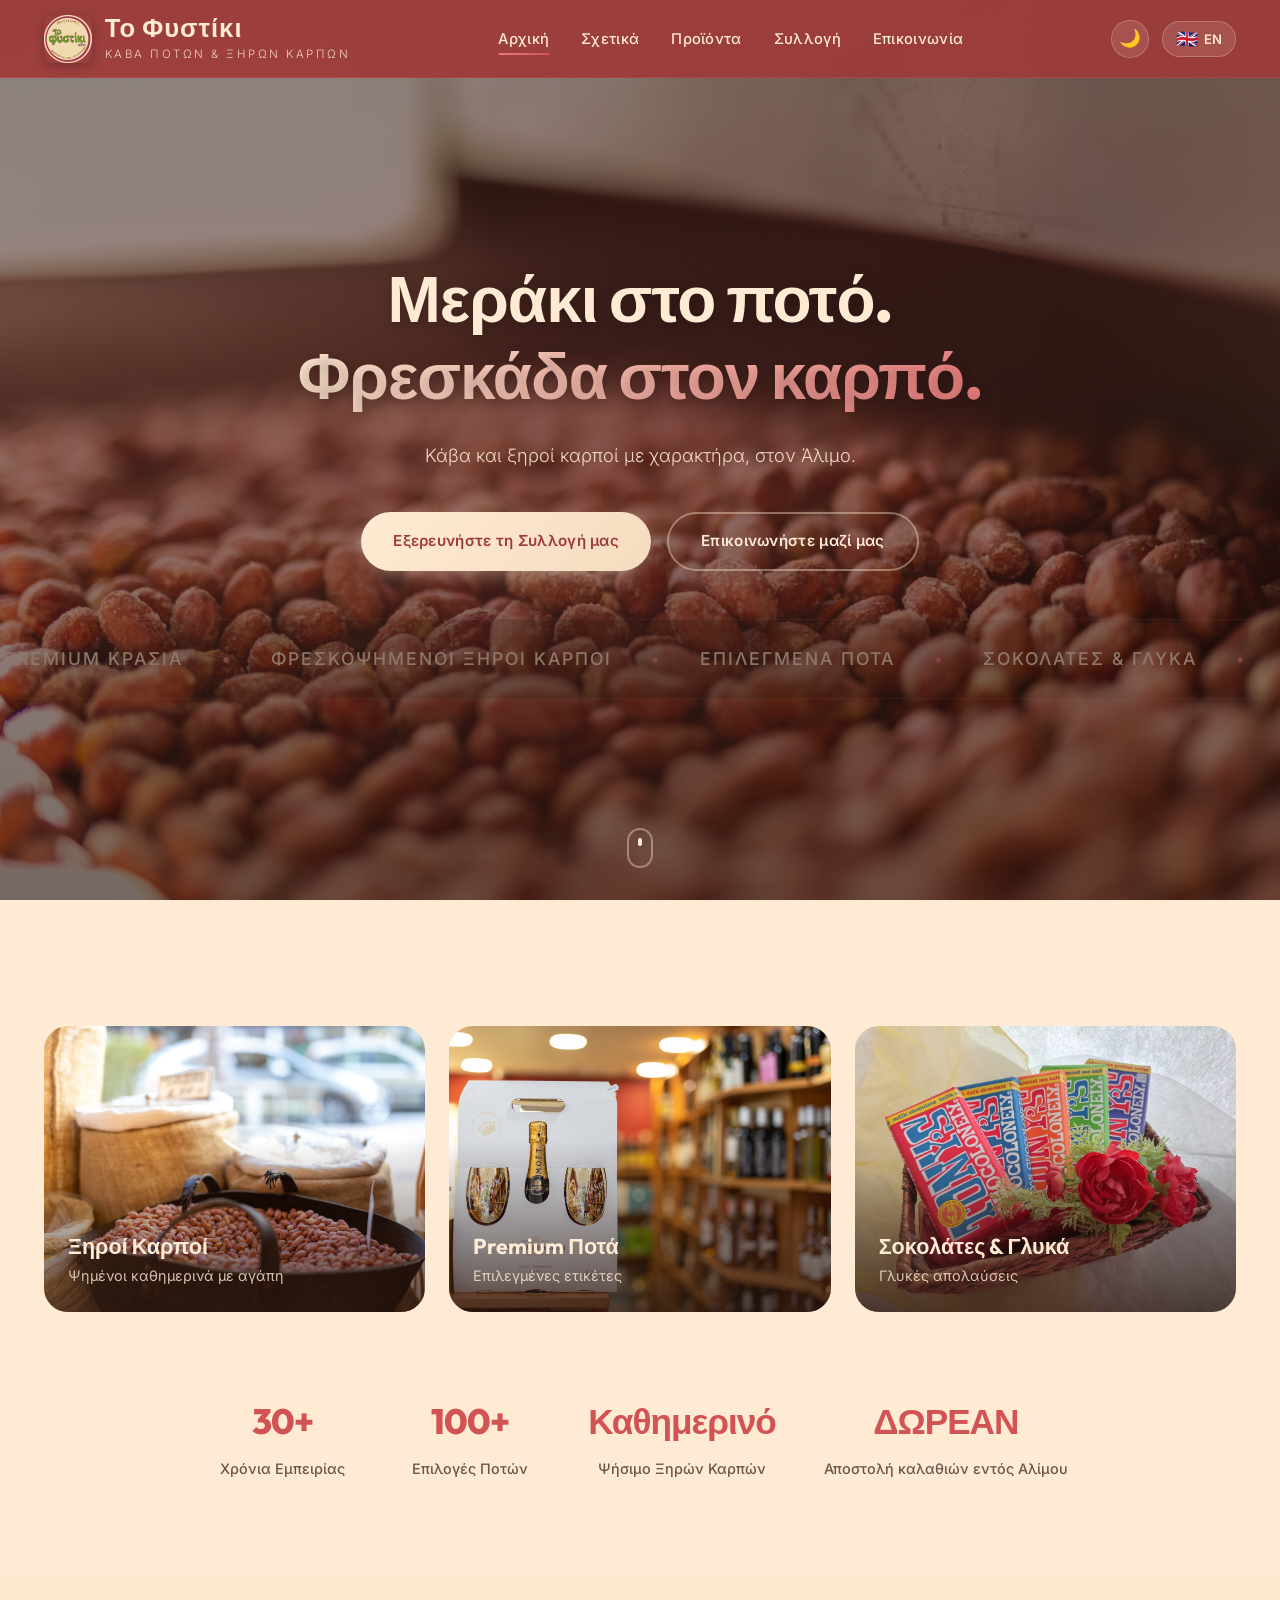
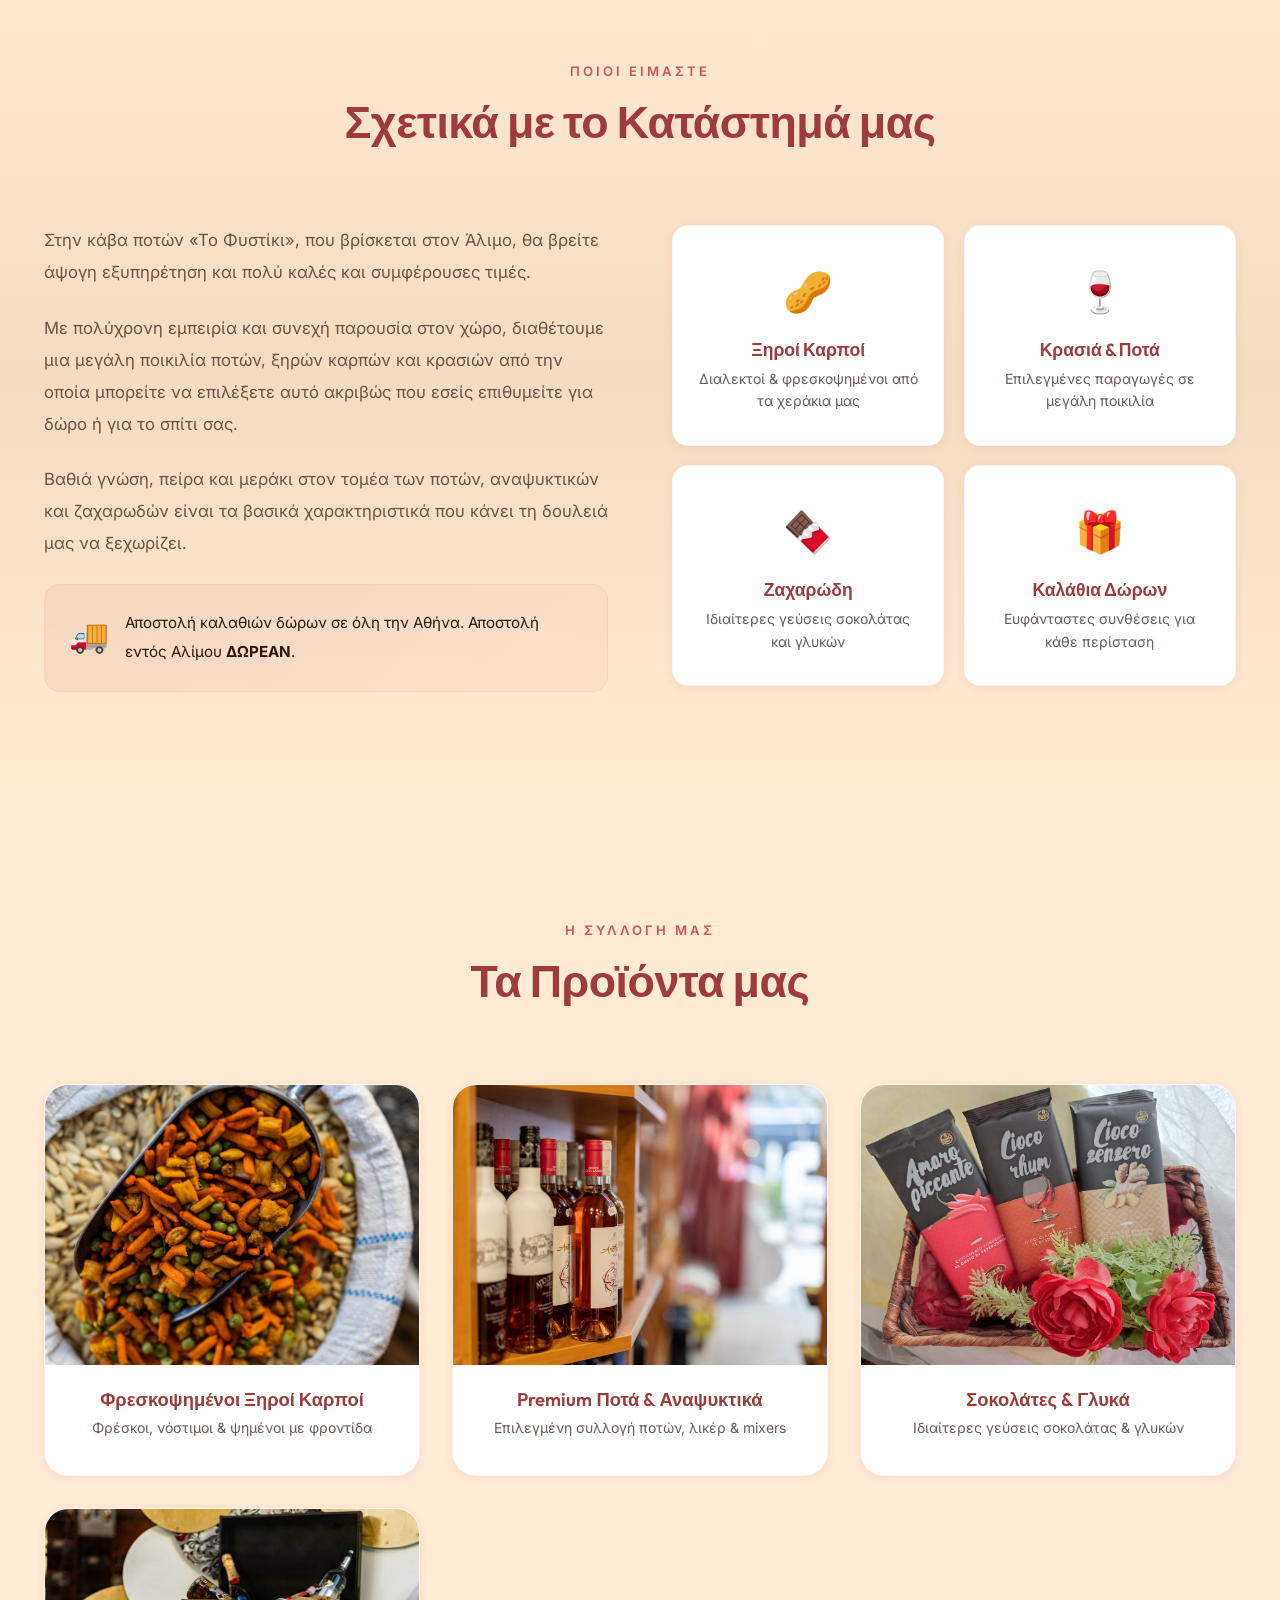
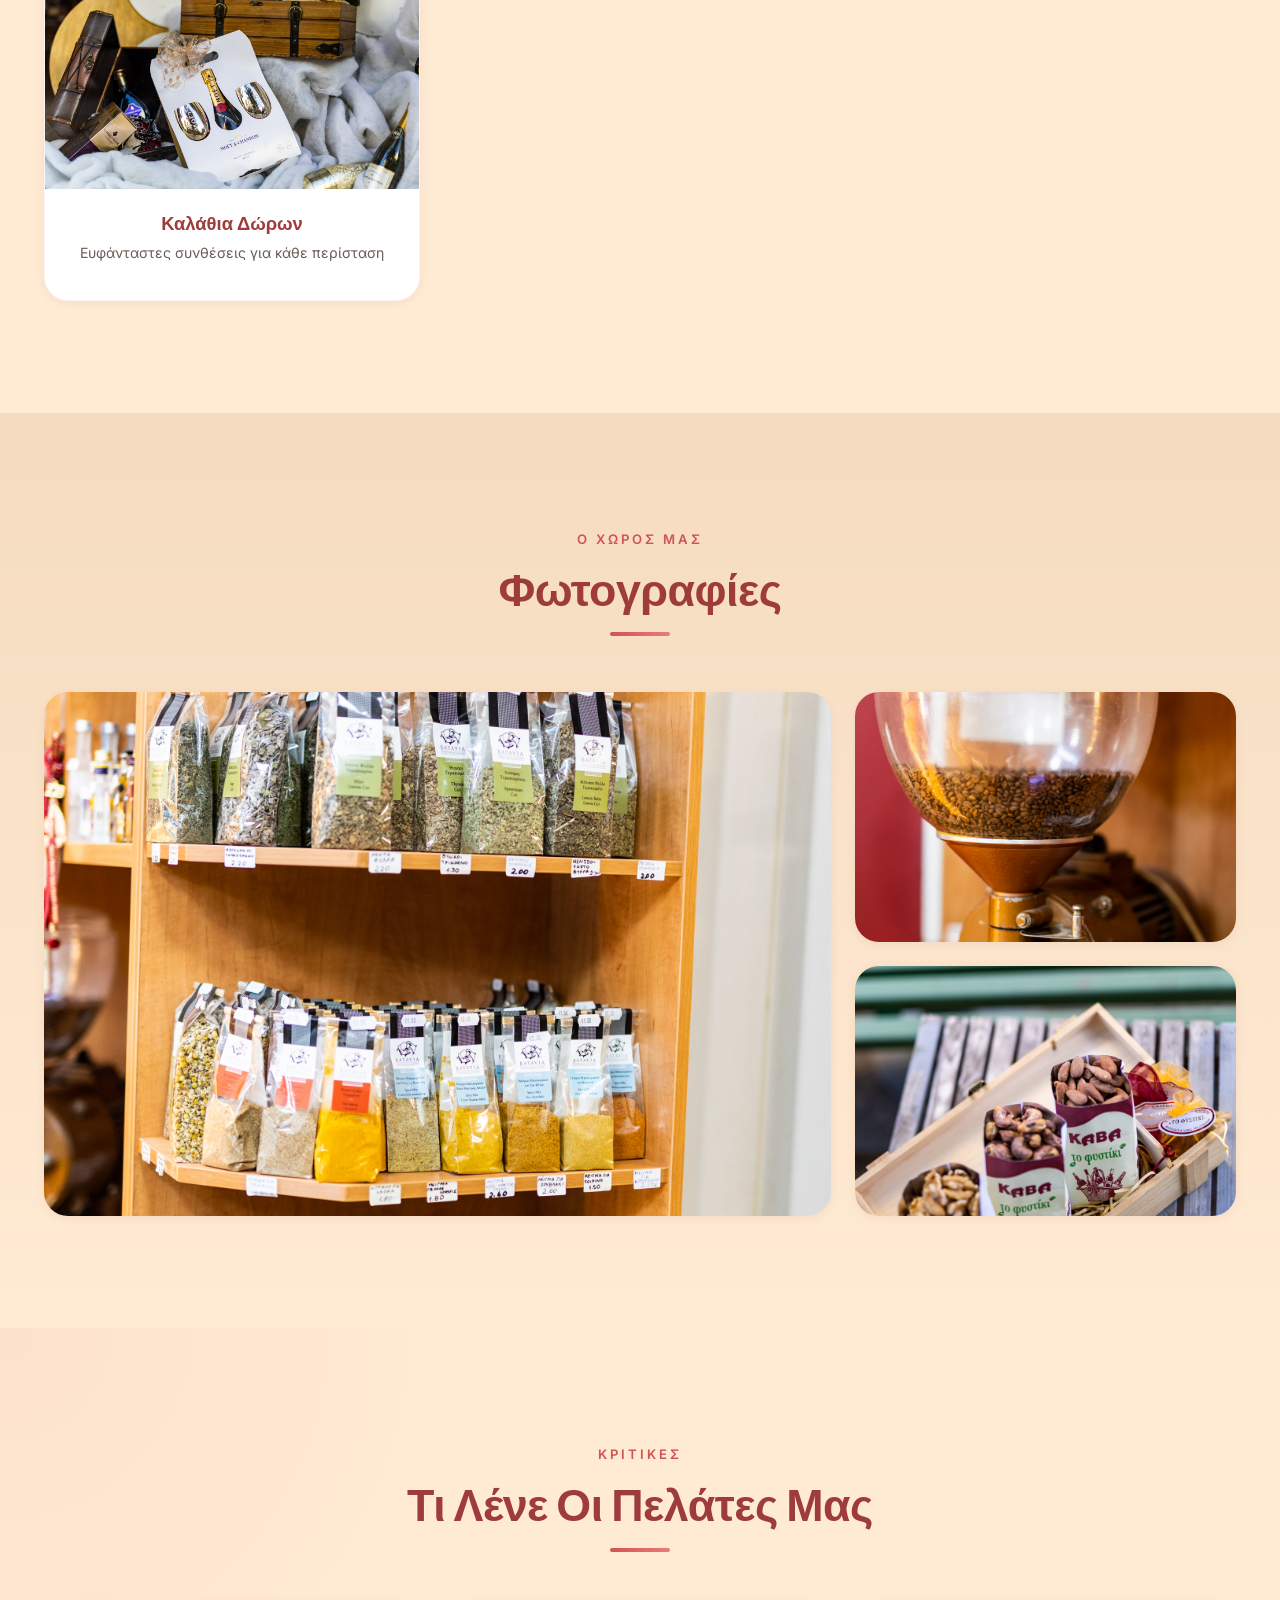
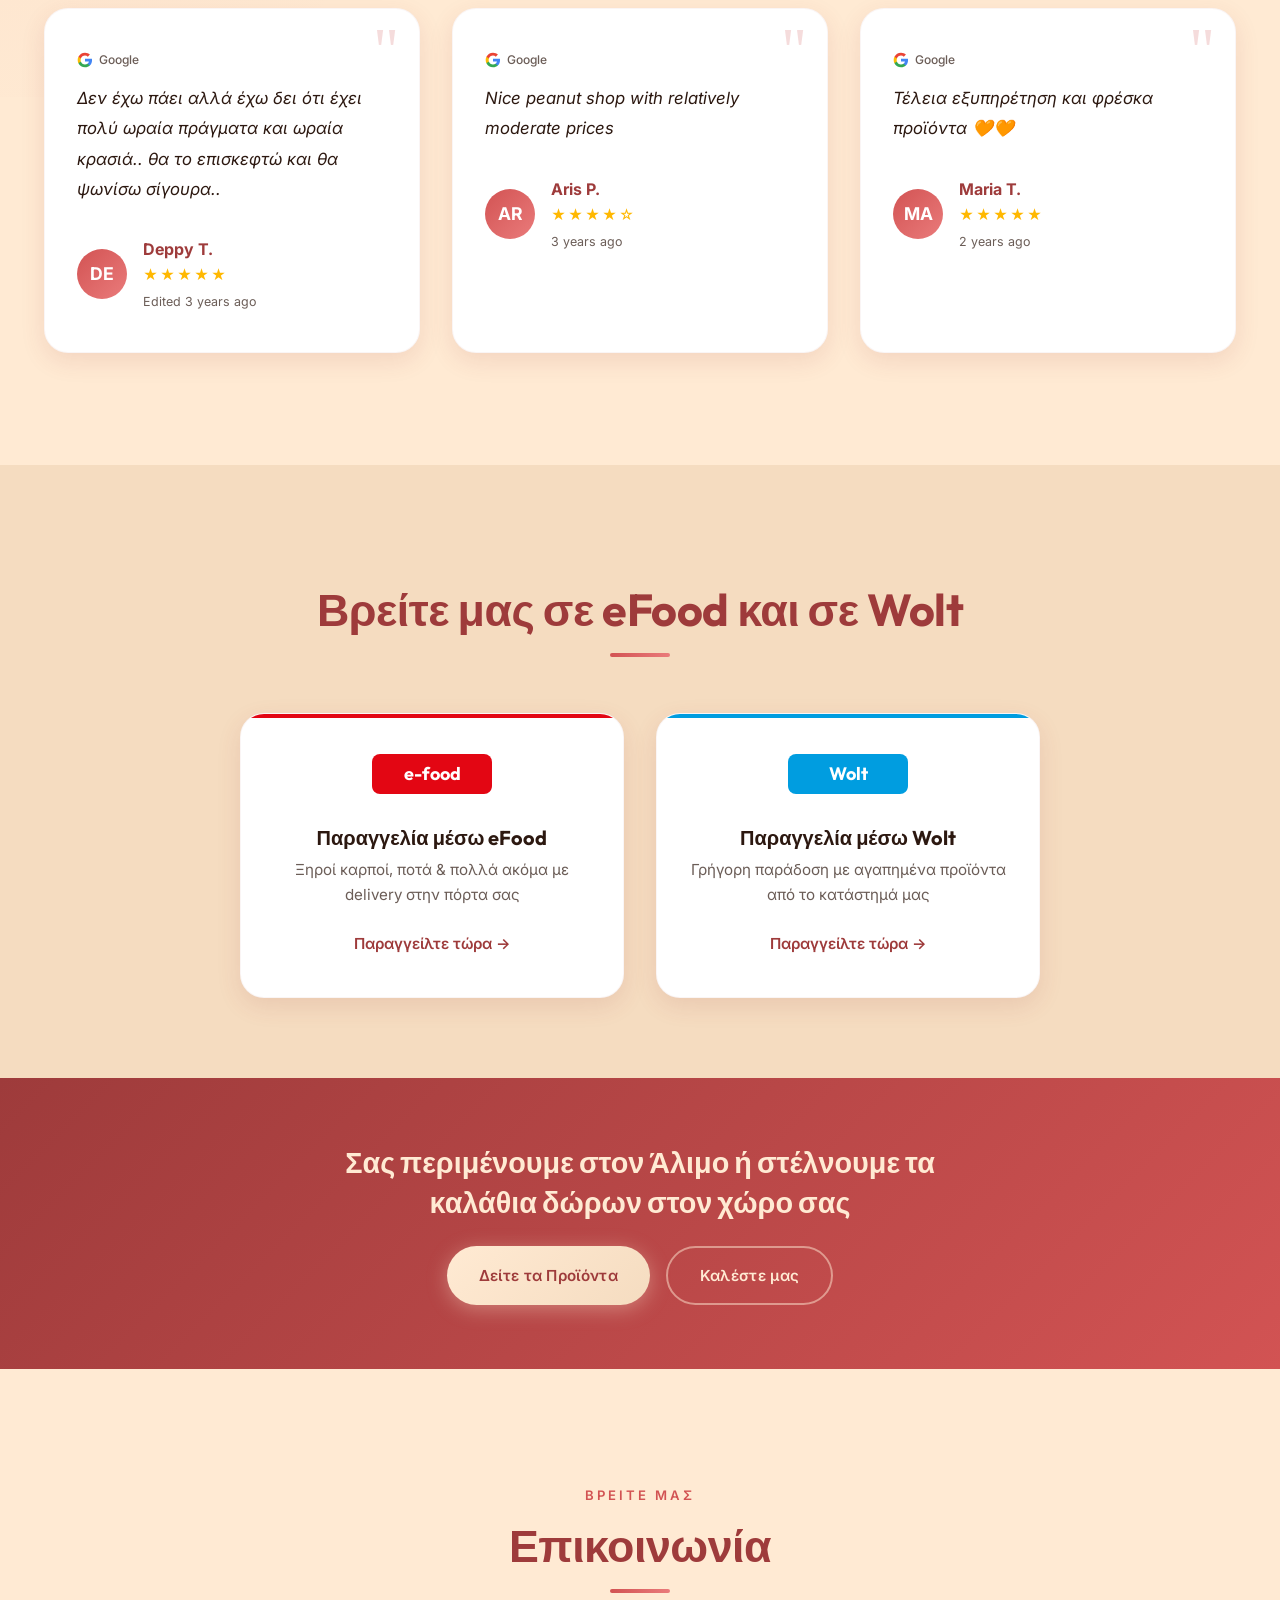
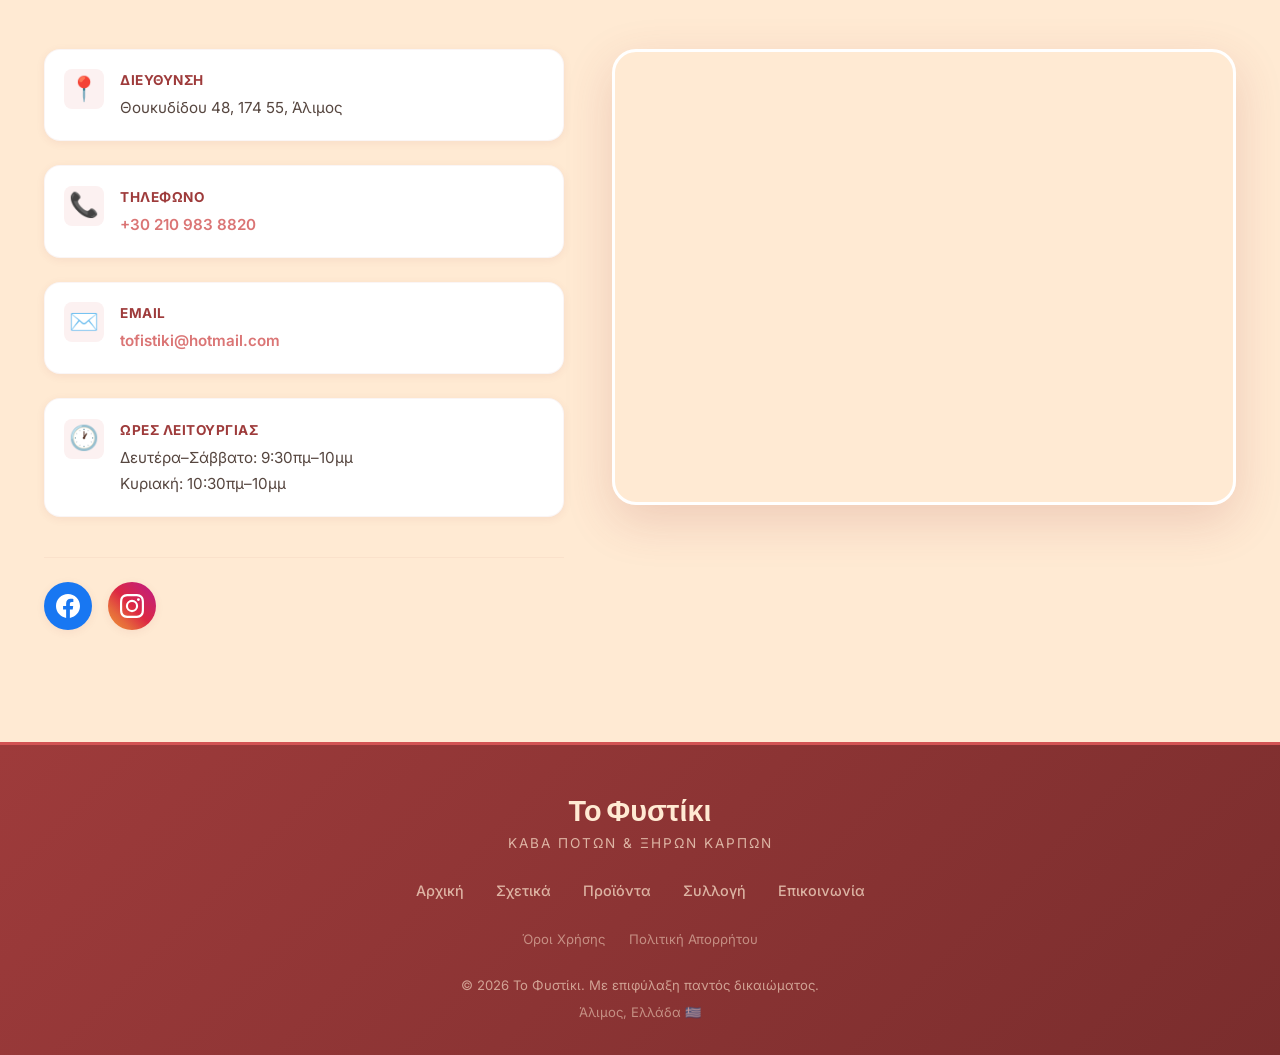
<file: index.html>
<!doctype html>
<html lang="el" data-theme="light">
	<head>
		<meta charset="UTF-8" />
		<meta name="viewport" content="width=device-width, initial-scale=1.0" />
		<title>Το Φυστίκι — Κάβα Ποτών & Ξηρών Καρπών</title>
		<link rel="icon" type="image/png" href="media/fystiki_pfp.png" />

		<!-- Advanced SEO & OpenGraph -->
		<meta
			name="description"
			content="Κάβα ποτών και ξηρών καρπών στον Άλιμο. Μεγάλη ποικιλία κρασιών, premium ποτών, φρεσκοψημένων ξηρών καρπών, σοκολατών και καλαθιών δώρων με δωρεάν αποστολή εντός Αλίμου."
		/>
		<meta
			name="keywords"
			content="κάβα, άλιμος, ποτά, κρασιά, ξηροί καρποί, καλάθια δώρων, σοκολάτες, αποστολή καλαθιών, φρεσκοψημένοι ξηροί καρποί"
		/>
		<meta
			property="og:title"
			content="Το Φυστίκι — Premium Κάβα στον Άλιμο"
		/>
		<meta
			property="og:description"
			content="Premium ποτά, φρεσκοψημένοι ξηροί καρποί και καλάθια δώρων στον Άλιμο. Δωρεάν αποστολή καλαθιών εντός Αλίμου."
		/>
		<meta property="og:type" content="website" />
		<meta property="og:locale" content="el_GR" />
		<meta property="og:url" content="https://cavafistiki.gr/" />
		<meta
			property="og:image"
			content="https://cavafistiki.gr/media/fystiki_pfp.png"
		/>
		<meta property="og:image:width" content="768" />
		<meta property="og:image:height" content="768" />
		<link rel="canonical" href="https://cavafistiki.gr/" />

		<!-- JSON-LD Structured Data for LocalBusiness -->
		<script type="application/ld+json">
			{
				"@context": "https://schema.org",
				"@type": "LiquorStore",
				"name": "Το Φυστίκι",
				"image": "https://cavafistiki.gr/media/fystiki_pfp.png",
				"@id": "",
				"url": "https://cavafistiki.gr",
				"telephone": "+302109838820",
				"address": {
					"@type": "PostalAddress",
					"streetAddress": "Θουκυδίδου 48",
					"addressLocality": "Άλιμος",
					"postalCode": "174 55",
					"addressCountry": "GR"
				},
				"geo": {
					"@type": "GeoCoordinates",
					"latitude": 37.912394,
					"longitude": 23.711889
				},
				"openingHoursSpecification": [
					{
						"@type": "OpeningHoursSpecification",
						"dayOfWeek": [
							"Monday",
							"Tuesday",
							"Wednesday",
							"Thursday",
							"Friday",
							"Saturday"
						],
						"opens": "09:30",
						"closes": "22:00"
					},
					{
						"@type": "OpeningHoursSpecification",
						"dayOfWeek": "Sunday",
						"opens": "10:30",
						"closes": "22:00"
					}
				]
			}
		</script>

		<link rel="preconnect" href="https://fonts.googleapis.com" />
		<link rel="preconnect" href="https://fonts.gstatic.com" crossorigin />
		<link
			href="https://fonts.googleapis.com/css2?family=Inter:wght@300;400;500;600;700&family=Outfit:wght@400;500;600;700;800&display=swap"
			rel="stylesheet"
		/>
		<link rel="stylesheet" href="styles.css" />
	</head>

	<body>
		<!-- Navigation -->
		<nav class="navbar" id="navbar">
			<div class="container">
				<div class="logo">
					<img
						src="media/fystiki_pfp.png"
						alt="Το Φυστίκι Logo"
						class="logo-img"
					/>
					<div class="logo-text">
						<h1>Το Φυστίκι</h1>
						<p data-i18n="logo_subtitle">
							Κάβα Ποτών & Ξηρών Καρπών
						</p>
					</div>
				</div>
				<ul class="nav-menu" id="nav-menu">
					<li>
						<a
							href="#home"
							class="nav-link active"
							data-i18n="nav_home"
							>Αρχική</a
						>
					</li>
					<li>
						<a href="#about" class="nav-link" data-i18n="nav_about"
							>Σχετικά</a
						>
					</li>
					<li>
						<a
							href="#products"
							class="nav-link"
							data-i18n="nav_products"
							>Προϊόντα</a
						>
					</li>
					<li>
						<a
							href="#gallery"
							class="nav-link"
							data-i18n="nav_gallery"
							>Συλλογή</a
						>
					</li>
					<li>
						<a
							href="#contact"
							class="nav-link"
							data-i18n="nav_contact"
							>Επικοινωνία</a
						>
					</li>
				</ul>
				<div class="nav-actions">
					<button
						class="theme-toggle"
						id="theme-toggle"
						title="Toggle Dark Mode"
					>
						<span class="theme-icon">🌙</span>
					</button>
					<button
						class="lang-toggle"
						id="lang-toggle"
						title="Switch Language"
					>
						<span class="lang-flag">🇬🇧</span>
						<span class="lang-label">EN</span>
					</button>
					<button
						type="button"
						class="hamburger"
						id="hamburger"
						aria-label="Toggle navigation menu"
						aria-controls="nav-menu"
						aria-expanded="false"
					>
						<span></span>
						<span></span>
						<span></span>
					</button>
				</div>
			</div>
		</nav>

		<!-- Hero Section -->
		<section id="home" class="hero">
			<div class="hero-bg"></div>
			<div class="hero-overlay"></div>
			<div class="hero-cursor" id="hero-cursor"></div>
			<div class="hero-content">
				<h2 class="hero-title fade-up" data-delay="200">
					<span class="line" data-i18n="hero_title_1"
						>Μεράκι στο ποτό.</span
					>
					<span class="line accent" data-i18n="hero_title_2"
						>Φρεσκάδα στον καρπό.</span
					>
				</h2>
				<p
					class="hero-subtitle fade-up"
					data-delay="400"
					data-i18n="hero_subtitle"
				>
					Κάβα και ξηροί καρποί με χαρακτήρα, στον Άλιμο.
				</p>
				<div class="hero-cta fade-up" data-delay="600">
					<a
						href="#products"
						class="btn btn-primary"
						data-i18n="hero_cta"
						>Εξερευνήστε τη Συλλογή μας</a
					>
					<a
						href="#contact"
						class="btn btn-outline"
						data-i18n="hero_cta2"
						>Επικοινωνήστε μαζί μας</a
					>
				</div>
			</div>
			<!-- Marquee replacing stats -->
			<div class="hero-marquee fade-up" data-delay="800">
				<div class="marquee-content">
					<span data-i18n="marquee_item1">Premium Κρασιά</span>
					<span class="dot">•</span>
					<span data-i18n="marquee_item2"
						>Φρεσκοψημένοι Ξηροί Καρποί</span
					>
					<span class="dot">•</span>
					<span data-i18n="marquee_item3">Επιλεγμένα Ποτά</span>
					<span class="dot">•</span>
					<span data-i18n="marquee_item4">Σοκολάτες & Γλυκά</span>
					<span class="dot">•</span>
					<span data-i18n="marquee_item5">Καλάθια Δώρων</span>
					<span class="dot">•</span>
					<!-- Duplicate for infinite scroll loop -->
					<span aria-hidden="true" data-i18n="marquee_item1"
						>Premium Κρασιά</span
					>
					<span aria-hidden="true" class="dot">•</span>
					<span aria-hidden="true" data-i18n="marquee_item2"
						>Φρεσκοψημένοι Ξηροί Καρποί</span
					>
					<span aria-hidden="true" class="dot">•</span>
					<span aria-hidden="true" data-i18n="marquee_item3"
						>Επιλεγμένα Ποτά</span
					>
					<span aria-hidden="true" class="dot">•</span>
					<span aria-hidden="true" data-i18n="marquee_item4"
						>Σοκολάτες & Γλυκά</span
					>
					<span aria-hidden="true" class="dot">•</span>
					<span aria-hidden="true" data-i18n="marquee_item5"
						>Καλάθια Δώρων</span
					>
					<span aria-hidden="true" class="dot">•</span>
				</div>
			</div>
			<div class="hero-scroll">
				<div class="mouse">
					<div class="wheel"></div>
				</div>
			</div>
		</section>

		<!-- Curved Divider -->
		<div class="hero-wave">
			<svg
				viewBox="0 0 1440 80"
				preserveAspectRatio="none"
				xmlns="http://www.w3.org/2000/svg"
			>
				<path
					d="M0,40 C360,80 720,0 1080,40 C1260,60 1380,50 1440,40 L1440,80 L0,80 Z"
				/>
			</svg>
		</div>

		<!-- Featured Categories Strip -->
		<section class="featured-cats">
			<div class="container">
				<div class="featured-cats-grid">
					<a
						href="#products"
						class="featured-cat-card fade-up"
						data-delay="0"
					>
						<img
							src="media/nuts_5.JPG"
							alt="Ξηροί Καρποί"
							loading="lazy"
						/>
						<div class="featured-cat-overlay">
							<h3 data-i18n="fcat_nuts">Ξηροί Καρποί</h3>
							<p data-i18n="fcat_nuts_sub">
								Ψημένοι καθημερινά με αγάπη
							</p>
						</div>
					</a>
					<a
						href="#products"
						class="featured-cat-card fade-up"
						data-delay="100"
					>
						<img
							src="media/pota_3.JPG"
							alt="Premium Ποτά"
							loading="lazy"
						/>
						<div class="featured-cat-overlay">
							<h3 data-i18n="fcat_drinks">Premium Ποτά</h3>
							<p data-i18n="fcat_drinks_sub">
								Επιλεγμένες ετικέτες
							</p>
						</div>
					</a>
					<a
						href="#products"
						class="featured-cat-card fade-up"
						data-delay="200"
					>
						<img
							src="media/IMG_7695.JPG"
							alt="Σοκολάτες & Γλυκά"
							loading="lazy"
						/>
						<div class="featured-cat-overlay">
							<h3 data-i18n="fcat_sweets">Σοκολάτες & Γλυκά</h3>
							<p data-i18n="fcat_sweets_sub">Γλυκές απολαύσεις</p>
						</div>
					</a>
				</div>
			</div>
		</section>

		<!-- Why Us / Stats Row -->
		<section class="why-us">
			<div class="container">
				<div class="why-us-grid">
					<div class="why-us-item fade-up" data-delay="0">
						<span class="why-us-number">30+</span>
						<span class="why-us-label" data-i18n="why_experience"
							>Χρόνια Εμπειρίας</span
						>
					</div>
					<div class="why-us-item fade-up" data-delay="100">
						<span class="why-us-number">100+</span>
						<span class="why-us-label" data-i18n="why_drinks"
							>Επιλογές Ποτών</span
						>
					</div>
					<div class="why-us-item fade-up" data-delay="200">
						<span class="why-us-number" data-i18n="why_roasting_num"
							>Καθημερινό</span
						>
						<span class="why-us-label" data-i18n="why_roasting"
							>Ψήσιμο Ξηρών Καρπών</span
						>
					</div>
					<div class="why-us-item fade-up" data-delay="300">
						<span class="why-us-number" data-i18n="why_delivery_num"
							>ΔΩΡΕΑΝ</span
						>
						<span class="why-us-label" data-i18n="why_delivery"
							>Αποστολή καλαθιών εντός Αλίμου</span
						>
					</div>
				</div>
			</div>
		</section>

		<!-- About Section -->
		<section id="about" class="about">
			<div class="container">
				<div class="section-header">
					<span class="section-tag fade-up" data-i18n="about_tag"
						>Ποιοι Είμαστε</span
					>
					<h2 class="section-title fade-up" data-i18n="about_title">
						Σχετικά με το Κατάστημά μας
					</h2>
					<div class="title-decoration fade-up"></div>
				</div>
				<div class="about-grid">
					<div class="about-text fade-up">
						<p data-i18n="about_p1">
							Στην κάβα ποτών «Το Φυστίκι», που βρίσκεται στον
							Άλιμο, θα βρείτε άψογη εξυπηρέτηση και πολύ καλές
							και συμφέρουσες τιμές.
						</p>
						<p data-i18n="about_p2">
							Με πολύχρονη εμπειρία και συνεχή παρουσία στον χώρο,
							διαθέτουμε μια μεγάλη ποικιλία ποτών, ξηρών καρπών
							και κρασιών από την οποία μπορείτε να επιλέξετε αυτό
							ακριβώς που εσείς επιθυμείτε για δώρο ή για το σπίτι
							σας.
						</p>
						<p data-i18n="about_p3">
							Βαθιά γνώση, πείρα και μεράκι στον τομέα των ποτών,
							αναψυκτικών και ζαχαρωδών είναι τα βασικά
							χαρακτηριστικά που κάνει τη δουλειά μας να
							ξεχωρίζει.
						</p>
						<div class="about-delivery fade-up">
							<div class="delivery-icon">🚚</div>
							<p data-i18n="about_delivery">
								Αποστολή καλαθιών δώρων σε όλη την Αθήνα.
								Αποστολή εντός Αλίμου <strong>ΔΩΡΕΑΝ</strong>.
							</p>
						</div>
					</div>
					<div class="about-features">
						<div class="feature-card fade-up" data-delay="0">
							<div class="feature-icon">🥜</div>
							<h3 data-i18n="feature_nuts_title">Ξηροί Καρποί</h3>
							<p data-i18n="feature_nuts_desc">
								Διαλεκτοί & φρεσκοψημένοι από τα χεράκια μας
							</p>
						</div>
						<div class="feature-card fade-up" data-delay="100">
							<div class="feature-icon">🍷</div>
							<h3 data-i18n="feature_wines_title">
								Κρασιά & Ποτά
							</h3>
							<p data-i18n="feature_wines_desc">
								Επιλεγμένες παραγωγές σε μεγάλη ποικιλία
							</p>
						</div>
						<div class="feature-card fade-up" data-delay="200">
							<div class="feature-icon">🍫</div>
							<h3 data-i18n="feature_sweets_title">Ζαχαρώδη</h3>
							<p data-i18n="feature_sweets_desc">
								Ιδιαίτερες γεύσεις σοκολάτας και γλυκών
							</p>
						</div>
						<div class="feature-card fade-up" data-delay="300">
							<div class="feature-icon">🎁</div>
							<h3 data-i18n="feature_gifts_title">
								Καλάθια Δώρων
							</h3>
							<p data-i18n="feature_gifts_desc">
								Ευφάνταστες συνθέσεις για κάθε περίσταση
							</p>
						</div>
					</div>
				</div>
			</div>
		</section>

		<!-- Products Section -->
		<section id="products" class="products">
			<div class="container">
				<div class="section-header">
					<span class="section-tag fade-up" data-i18n="products_tag"
						>Η Συλλογή μας</span
					>
					<h2
						class="section-title fade-up"
						data-i18n="products_title"
					>
						Τα Προϊόντα μας
					</h2>
					<div class="title-decoration fade-up"></div>
				</div>
				<div class="products-grid">
					<!-- Product 1: Nuts -->
					<div
						class="product-card gallery-trigger fade-up"
						data-delay="100"
						data-gallery-key="nuts"
						tabindex="0"
						role="button"
					>
						<div class="product-image">
							<img
								src="media/nuts_14.JPG"
								alt="Roasted Nuts"
								loading="lazy"
							/>
							<div class="product-overlay">
								<span
									class="product-category"
									data-i18n="prod_nuts_cat"
									>Ξηροί Καρποί</span
								>
							</div>
						</div>
						<div class="product-info">
							<h3 data-i18n="prod_nuts_title">
								Φρεσκοψημένοι Ξηροί Καρποί
							</h3>
							<p data-i18n="prod_nuts_desc">
								Φρέσκοι, νόστιμοι & ψημένοι με φροντίδα
							</p>
						</div>
					</div>

					<!-- Product 3: Spirits -->
					<div
						class="product-card gallery-trigger fade-up"
						data-delay="200"
						data-gallery-key="spirits"
						tabindex="0"
						role="button"
					>
						<div class="product-image">
							<img
								src="media/pota_1.JPG"
								alt="Premium Spirits"
								loading="lazy"
							/>
							<div class="product-overlay">
								<span
									class="product-category"
									data-i18n="prod_spirits_cat"
									>Ποτά</span
								>
							</div>
						</div>
						<div class="product-info">
							<h3 data-i18n="prod_spirits_title">
								Premium Ποτά & Αναψυκτικά
							</h3>
							<p data-i18n="prod_spirits_desc">
								Επιλεγμένη συλλογή ποτών, λικέρ & mixers
							</p>
						</div>
					</div>

					<!-- Product 4: Chocolates -->
					<div
						class="product-card gallery-trigger fade-up"
						data-delay="300"
						data-gallery-key="sweets"
						tabindex="0"
						role="button"
					>
						<div class="product-image">
							<img
								src="media/IMG_7692.JPG"
								alt="Chocolates & Sweets"
								loading="lazy"
							/>
							<div class="product-overlay">
								<span
									class="product-category"
									data-i18n="prod_choc_cat"
									>Ζαχαρώδη</span
								>
							</div>
						</div>
						<div class="product-info">
							<h3 data-i18n="prod_choc_title">
								Σοκολάτες & Γλυκά
							</h3>
							<p data-i18n="prod_choc_desc">
								Ιδιαίτερες γεύσεις σοκολάτας & γλυκών
							</p>
						</div>
					</div>

					<!-- Product 5: Gift Baskets -->
					<div
						class="product-card gallery-trigger fade-up"
						data-delay="400"
						data-gallery-key="baskets"
						tabindex="0"
						role="button"
					>
						<div class="product-image">
							<img
								src="media/kalathia.JPG"
								alt="Gift Baskets"
								loading="lazy"
							/>
							<div class="product-overlay">
								<span
									class="product-category"
									data-i18n="prod_basket_cat"
									>Δώρα</span
								>
							</div>
						</div>
						<div class="product-info">
							<h3 data-i18n="prod_basket_title">Καλάθια Δώρων</h3>
							<p data-i18n="prod_basket_desc">
								Ευφάνταστες συνθέσεις για κάθε περίσταση
							</p>
						</div>
					</div>
				</div>
			</div>
		</section>

		<!-- Photo Gallery Section (NEW) -->
		<section id="gallery" class="photo-gallery">
			<div class="container">
				<div class="section-header">
					<span class="section-tag fade-up" data-i18n="gallery_tag"
						>Ο Χώρος Μας</span
					>
					<h2 class="section-title fade-up" data-i18n="gallery_title">
						Φωτογραφίες
					</h2>
					<div class="title-decoration fade-up"></div>
				</div>
				<div class="gallery-masonry">
					<div class="gallery-item fade-up" data-delay="0">
						<img
							src="media/gallery.JPG"
							alt="Το Φυστίκι"
							loading="lazy"
						/>
					</div>
					<div class="gallery-item fade-up" data-delay="200">
						<img
							src="media/gallery_3.JPG"
							alt="Το Φυστίκι"
							loading="lazy"
						/>
					</div>
					<div class="gallery-item fade-up" data-delay="300">
						<img
							src="media/gallery_4.JPG"
							alt="Το Φυστίκι"
							loading="lazy"
						/>
					</div>
				</div>
			</div>
		</section>

		<!-- Testimonials Section (NEW) -->
		<section id="testimonials" class="testimonials">
			<div class="container">
				<div class="section-header">
					<span class="section-tag fade-up" data-i18n="test_tag"
						>Κριτικές</span
					>
					<h2 class="section-title fade-up" data-i18n="test_title">
						Τι Λένε Οι Πελάτες Μας
					</h2>
					<div class="title-decoration fade-up"></div>
				</div>

				<div class="testimonials-grid" id="testimonials-grid">
					<!-- Testimonials will be injected here dynamically by script.js -->
				</div>
			</div>
		</section>

		<!-- Order Online Section -->
		<section class="order-platforms">
			<div class="container">
				<div class="section-header">
					<span class="section-tag fade-up" data-i18n="order_tag"
						>Παραγγείλτε Online</span
					>
					<h2 class="section-title fade-up" data-i18n="order_title">
						Βρείτε μας σε eFood και σε Wolt
					</h2>
					<div class="title-decoration fade-up"></div>
				</div>
				<div class="platforms-grid">
					<a
						href="https://www.e-food.gr/delivery/alimos/to-fystiki"
						target="_blank"
						rel="noopener noreferrer"
						class="platform-card efood-card fade-up"
						data-delay="0"
					>
						<div class="platform-logo">
							<svg
								viewBox="0 0 120 40"
								fill="none"
								xmlns="http://www.w3.org/2000/svg"
								class="platform-svg"
							>
								<rect
									width="120"
									height="40"
									rx="8"
									fill="#e30613"
								/>
								<text
									x="60"
									y="26"
									text-anchor="middle"
									fill="#fff"
									font-family="Outfit, sans-serif"
									font-weight="700"
									font-size="18"
								>
									e-food
								</text>
							</svg>
						</div>
						<h3 data-i18n="order_efood_title">
							Παραγγελία μέσω eFood
						</h3>
						<p data-i18n="order_efood_desc">
							Ξηροί καρποί, ποτά & πολλά ακόμα με delivery στην
							πόρτα σας
						</p>
						<span class="platform-cta" data-i18n="order_cta"
							>Παραγγείλτε τώρα →</span
						>
					</a>
					<a
						href="https://wolt.com/en/grc/athens/venue/to-fistiki-alimos"
						target="_blank"
						rel="noopener noreferrer"
						class="platform-card wolt-card fade-up"
						data-delay="150"
					>
						<div class="platform-logo">
							<svg
								viewBox="0 0 120 40"
								fill="none"
								xmlns="http://www.w3.org/2000/svg"
								class="platform-svg"
							>
								<rect
									width="120"
									height="40"
									rx="8"
									fill="#009de0"
								/>
								<text
									x="60"
									y="26"
									text-anchor="middle"
									fill="#fff"
									font-family="Outfit, sans-serif"
									font-weight="700"
									font-size="18"
								>
									Wolt
								</text>
							</svg>
						</div>
						<h3 data-i18n="order_wolt_title">
							Παραγγελία μέσω Wolt
						</h3>
						<p data-i18n="order_wolt_desc">
							Γρήγορη παράδοση με αγαπημένα προϊόντα από το
							κατάστημά μας
						</p>
						<span class="platform-cta" data-i18n="order_cta"
							>Παραγγείλτε τώρα →</span
						>
					</a>
				</div>
			</div>
		</section>

		<!-- Visit Us / Delivery Banner -->
		<section class="visit-banner">
			<div class="container">
				<div class="visit-banner-inner fade-up">
					<h3 data-i18n="visit_title">
						Σας περιμένουμε στον Άλιμο ή στέλνουμε τα καλάθια δώρων
						στον χώρο σας
					</h3>
					<div class="visit-cta">
						<a
							href="#products"
							class="btn btn-primary"
							data-i18n="visit_cta1"
							>Δείτε τα Προϊόντα</a
						>
						<a
							href="#contact"
							class="btn btn-outline-dark"
							data-i18n="visit_cta2"
							>Καλέστε μας</a
						>
					</div>
				</div>
			</div>
		</section>

		<!-- Contact Section -->
		<section id="contact" class="contact">
			<div class="container">
				<div class="section-header">
					<span class="section-tag fade-up" data-i18n="contact_tag"
						>Βρείτε μας</span
					>
					<h2 class="section-title fade-up" data-i18n="contact_title">
						Επικοινωνία
					</h2>
					<div class="title-decoration fade-up"></div>
				</div>
				<div class="contact-grid">
					<div class="contact-info fade-up">
						<div class="contact-item">
							<div class="contact-icon">📍</div>
							<div>
								<strong data-i18n="contact_address_label"
									>Διεύθυνση</strong
								>
								<p>Θουκυδίδου 48, 174 55, Άλιμος</p>
							</div>
						</div>
						<div class="contact-item">
							<div class="contact-icon">📞</div>
							<div>
								<strong data-i18n="contact_phone_label"
									>Τηλέφωνο</strong
								>
								<p>
									<a href="tel:+302109838820"
										>+30 210 983 8820</a
									>
								</p>
							</div>
						</div>
						<div class="contact-item">
							<div class="contact-icon">✉️</div>
							<div>
								<strong>Email</strong>
								<p>
									<a href="mailto:tofistiki@hotmail.com"
										>tofistiki@hotmail.com</a
									>
								</p>
							</div>
						</div>
						<div class="contact-item">
							<div class="contact-icon">🕐</div>
							<div>
								<strong data-i18n="contact_hours_label"
									>Ώρες Λειτουργίας</strong
								>
								<p data-i18n="contact_hours">
									Δευτέρα–Σάββατο: 9:30πμ-10μμ<br />Κυριακή:
									10:30πμ–10μμ
								</p>
							</div>
						</div>
						<div class="social-links">
							<a
								href="https://www.facebook.com/tofistiki/"
								target="_blank"
								rel="noopener noreferrer"
								class="social-icon facebook"
								title="Facebook"
							>
								<svg
									xmlns="http://www.w3.org/2000/svg"
									viewBox="0 0 24 24"
									fill="currentColor"
									width="24"
									height="24"
								>
									<path
										d="M24 12.073c0-6.627-5.373-12-12-12s-12 5.373-12 12c0 5.99 4.388 10.954 10.125 11.854v-8.385H7.078v-3.47h3.047V9.43c0-3.007 1.792-4.669 4.533-4.669 1.312 0 2.686.235 2.686.235v2.953H15.83c-1.491 0-1.956.925-1.956 1.874v2.25h3.328l-.532 3.47h-2.796v8.385C19.612 23.027 24 18.062 24 12.073z"
									/>
								</svg>
							</a>
							<a
								href="https://www.instagram.com/cava_tofistiki/"
								target="_blank"
								rel="noopener noreferrer"
								class="social-icon instagram"
								title="Instagram"
							>
								<svg
									xmlns="http://www.w3.org/2000/svg"
									viewBox="0 0 24 24"
									fill="currentColor"
									width="24"
									height="24"
								>
									<path
										d="M12 2.163c3.204 0 3.584.012 4.85.07 3.252.148 4.771 1.691 4.919 4.919.058 1.265.069 1.645.069 4.849 0 3.205-.012 3.584-.069 4.849-.149 3.225-1.664 4.771-4.919 4.919-1.266.058-1.644.07-4.85.07-3.204 0-3.584-.012-4.849-.07-3.26-.149-4.771-1.699-4.919-4.92-.058-1.265-.07-1.644-.07-4.849 0-3.204.013-3.583.07-4.849.149-3.227 1.664-4.771 4.919-4.919 1.266-.057 1.645-.069 4.849-.069zM12 0C8.741 0 8.333.014 7.053.072 2.695.272.273 2.69.073 7.052.014 8.333 0 8.741 0 12c0 3.259.014 3.668.072 4.948.2 4.358 2.618 6.78 6.98 6.98C8.333 23.986 8.741 24 12 24c3.259 0 3.668-.014 4.948-.072 4.354-.2 6.782-2.618 6.979-6.98.059-1.28.073-1.689.073-4.948 0-3.259-.014-3.667-.072-4.947-.196-4.354-2.617-6.78-6.979-6.98C15.668.014 15.259 0 12 0zm0 5.838a6.162 6.162 0 100 12.324 6.162 6.162 0 000-12.324zM12 16a4 4 0 110-8 4 4 0 010 8zm6.406-11.845a1.44 1.44 0 100 2.881 1.44 1.44 0 000-2.881z"
									/>
								</svg>
							</a>
						</div>
					</div>
					<div class="contact-map fade-up">
						<iframe
							src="https://www.google.com/maps/embed?pb=!1m18!1m12!1m3!1d786.9429739266096!2d23.711889269654577!3d37.912394056313204!2m3!1f0!2f0!3f0!3m2!1i1024!2i768!4f13.1!3m3!1m2!1s0x14a1be8128543615%3A0x76790be364be2cdd!2sThoukididou%2048%2C%20Alimos%20174%2055!5e0!3m2!1sen!2sgr!4v1764593369541!5m2!1sen!2sgr"
							width="600"
							height="450"
							style="border: 0"
							allowfullscreen=""
							loading="lazy"
							referrerpolicy="no-referrer-when-downgrade"
							title="Το Φυστίκι - Google Maps"
						></iframe>
					</div>
				</div>
			</div>
		</section>

		<!-- Footer -->
		<footer>
			<div class="container">
				<div class="footer-content">
					<div class="footer-logo">
						<h3>Το Φυστίκι</h3>
						<p data-i18n="footer_subtitle">
							Κάβα Ποτών & Ξηρών Καρπών
						</p>
					</div>
					<div class="footer-links">
						<a href="#home" data-i18n="nav_home">Αρχική</a>
						<a href="#about" data-i18n="nav_about">Σχετικά</a>
						<a href="#products" data-i18n="nav_products"
							>Προϊόντα</a
						>
						<a href="#gallery" data-i18n="nav_gallery">Συλλογή</a>
						<a href="#contact" data-i18n="nav_contact"
							>Επικοινωνία</a
						>
					</div>
					<div class="footer-legal">
						<a href="terms.html" data-i18n="footer_terms"
							>Όροι Χρήσης</a
						>
						<a href="privacy.html" data-i18n="footer_privacy"
							>Πολιτική Απορρήτου</a
						>
					</div>
					<p class="footer-copy">
						&copy; <span id="footer-year">2026</span> Το Φυστίκι.
						<span data-i18n="footer_rights"
							>Με επιφύλαξη παντός δικαιώματος.</span
						>
					</p>
					<p class="footer-location">Άλιμος, Ελλάδα 🇬🇷</p>
				</div>
			</div>
		</footer>

		<!-- WhatsApp Floating Button (NEW) -->
		<a
			href="https://wa.me/302109838820"
			class="whatsapp-btn fade-up"
			data-delay="1000"
			target="_blank"
			rel="noopener noreferrer"
			title="Chat on WhatsApp"
		>
			<svg
				xmlns="http://www.w3.org/2000/svg"
				viewBox="0 0 24 24"
				fill="currentColor"
				width="28"
				height="28"
			>
				<path
					d="M17.498 14.382c-.301-.15-1.767-.867-2.04-.966-.273-.101-.473-.15-.673.15-.197.295-.771.964-.944 1.162-.175.195-.349.21-.646.06-.297-.15-1.265-.476-2.408-1.503-.902-.806-1.509-1.799-1.684-2.096-.176-.296-.019-.456.13-.605.134-.134.301-.345.451-.518.151-.173.201-.295.301-.495.1-.194.048-.372-.027-.518-.075-.15-.672-1.62-.922-2.206-.24-.584-.487-.51-.672-.51-.176 0-.376-.006-.576-.006-.196 0-.525.075-.801.375-.274.3-1.045 1.02-1.045 2.486 0 1.465 1.07 2.88 1.219 3.08.149.195 2.1 3.206 5.086 4.484.71.306 1.265.488 1.696.626.713.226 1.362.194 1.874.118.574-.085 1.767-.723 2.016-1.425.25-.702.25-1.304.175-1.425-.074-.121-.274-.196-.575-.346m-5.462 7.493h-.005c-1.242 0-2.46-.334-3.528-.965l-.253-.15-2.62.687.7-2.553-.165-.262a9.57 9.57 0 01-1.464-5.068c0-5.26 4.288-9.544 9.554-9.544 2.54 0 4.928 1.002 6.724 2.793C22.784 8.7 23.784 11.087 23.782 13.626c-.004 5.26-4.292 9.544-9.553 9.544m9.554-15.084A11.516 11.516 0 0012.04 2C5.952 2 1.005 6.945 1.002 13.033c0 1.944.508 3.842 1.474 5.518L.5 25l6.59-1.728a11.53 11.53 0 004.945 1.119h.005c6.088 0 11.037-4.945 11.039-11.034.002-2.951-1.146-5.727-3.235-7.817z"
				/>
			</svg>
		</a>

		<!-- Scroll to Top Button -->
		<button class="scroll-top" id="scroll-top" title="Scroll to top">
			<svg
				xmlns="http://www.w3.org/2000/svg"
				viewBox="0 0 24 24"
				fill="none"
				stroke="currentColor"
				stroke-width="2.5"
				stroke-linecap="round"
				stroke-linejoin="round"
				width="20"
				height="20"
			>
				<polyline points="18 15 12 9 6 15"></polyline>
			</svg>
		</button>

		<div
			class="category-gallery-modal"
			id="category-gallery-modal"
			aria-hidden="true"
		>
			<div class="category-gallery-backdrop" data-close-gallery></div>
			<div
				class="category-gallery-content"
				role="dialog"
				aria-modal="true"
				aria-labelledby="category-gallery-title"
			>
				<button
					class="category-gallery-close"
					id="category-gallery-close"
					type="button"
					aria-label="Close gallery"
				>
					&times;
				</button>
				<h3
					id="category-gallery-title"
					class="category-gallery-title"
				></h3>
				<div
					class="category-gallery-grid"
					id="category-gallery-grid"
				></div>
			</div>
		</div>

		<script src="reviews-data.js"></script>
		<script src="script.js"></script>
	</body>
</html>
</file>
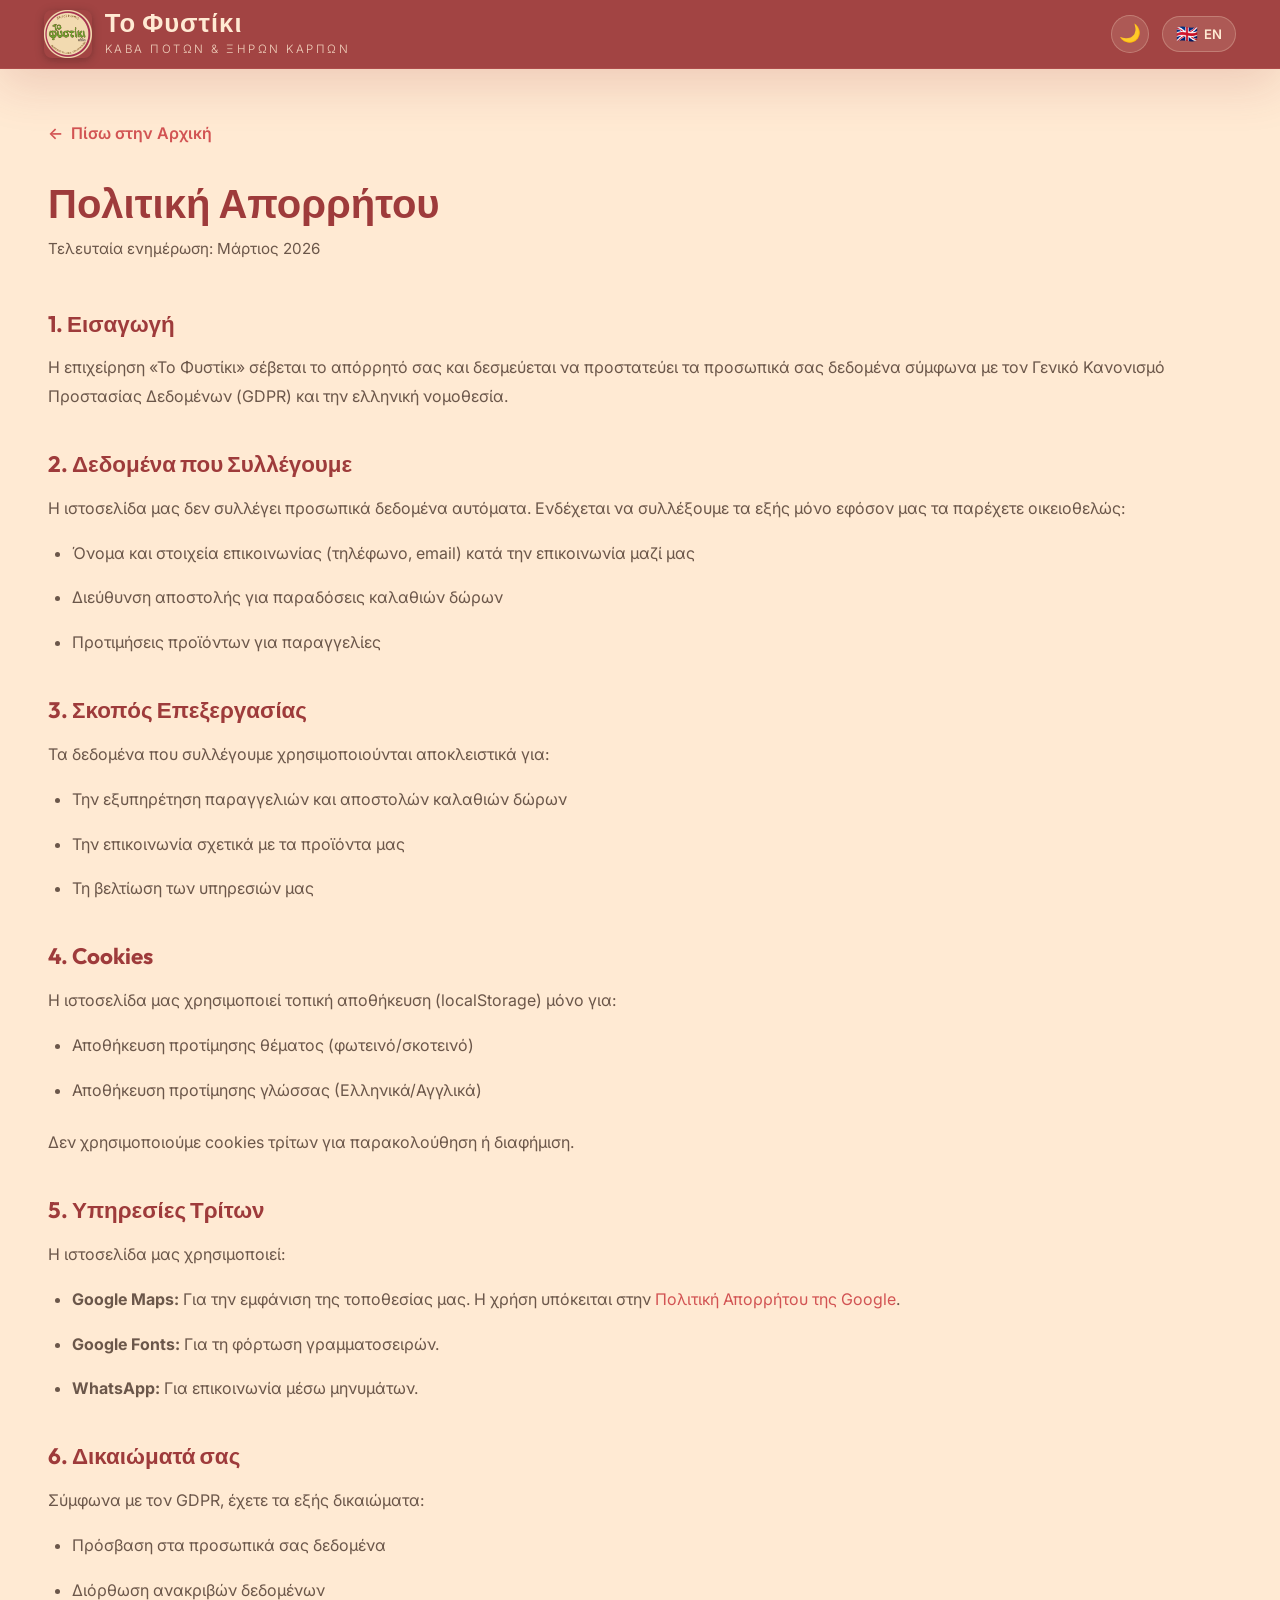
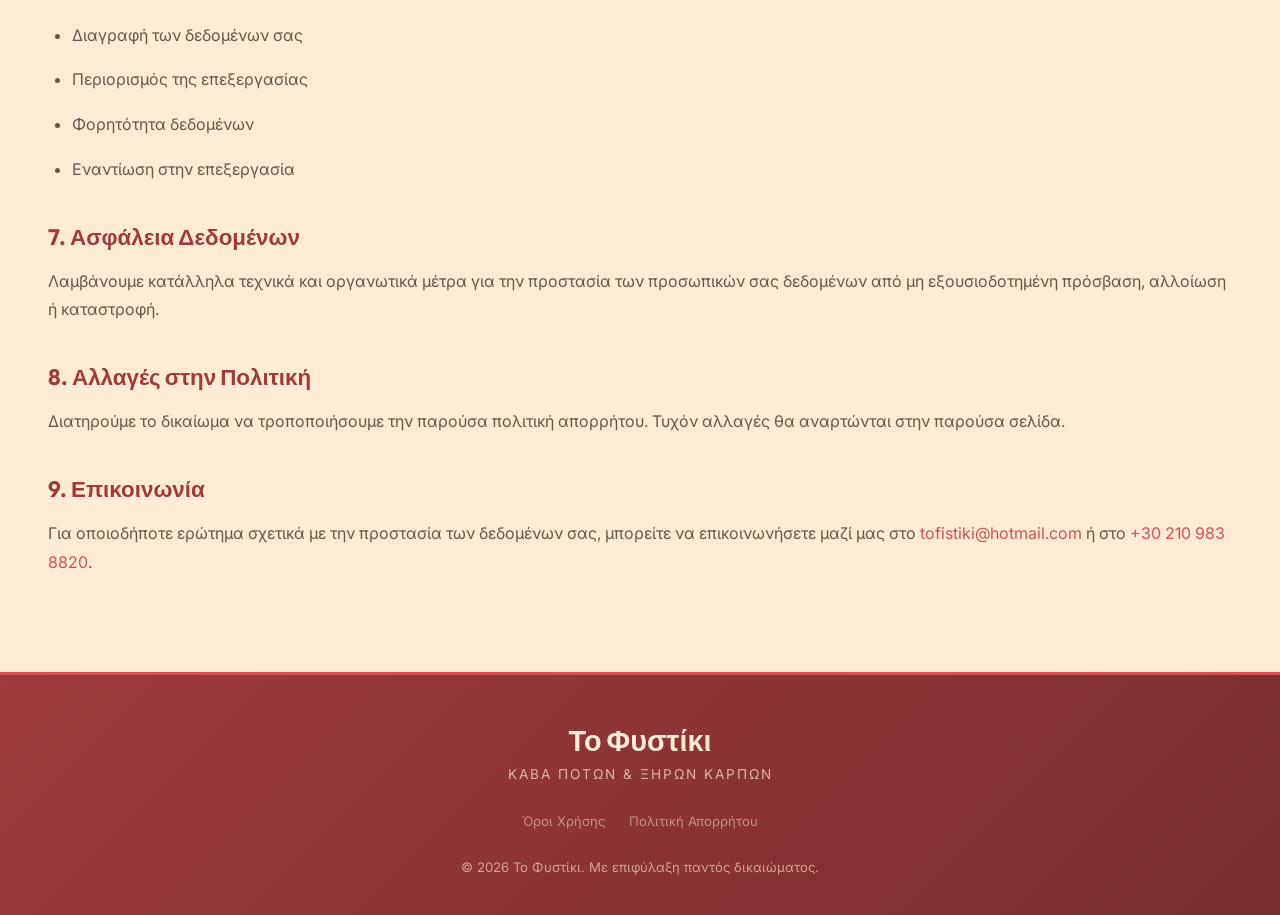
<file: privacy.html>
<!doctype html>
<html lang="el" data-theme="light">
	<head>
		<meta charset="UTF-8" />
		<meta name="viewport" content="width=device-width, initial-scale=1.0" />
		<title>Πολιτική Απορρήτου — Το Φυστίκι</title>
		<meta
			name="description"
			content="Πολιτική απορρήτου της ιστοσελίδας Το Φυστίκι — Κάβα Ποτών & Ξηρών Καρπών στον Άλιμο."
		/>
		<link rel="preconnect" href="https://fonts.googleapis.com" />
		<link rel="preconnect" href="https://fonts.gstatic.com" crossorigin />
		<link
			href="https://fonts.googleapis.com/css2?family=Inter:wght@300;400;500;600;700&family=Outfit:wght@400;500;600;700;800&display=swap"
			rel="stylesheet"
		/>
		<link rel="stylesheet" href="styles.css" />
		<style>
			.legal-page {
				padding: 120px 24px 80px;
				min-height: 100vh;
				background: var(--bg-color);
			}
			.legal-page h1 {
				font-size: 2.5rem;
				color: var(--deep-red);
				margin-bottom: 0.5rem;
			}
			.legal-page .legal-subtitle {
				color: var(--text-muted);
				margin-bottom: 3rem;
				font-size: 0.95rem;
			}
			.legal-page h2 {
				font-size: 1.4rem;
				color: var(--deep-red);
				margin: 2.5rem 0 1rem;
			}
			.legal-page p,
			.legal-page li {
				font-size: 1rem;
				color: var(--text-muted);
				line-height: 1.8;
				margin-bottom: 1rem;
			}
			.legal-page ul {
				padding-left: 1.5rem;
				margin-bottom: 1.5rem;
			}
			.legal-page a {
				color: var(--coral);
			}
			.legal-page a:hover {
				color: var(--deep-red);
			}
			.legal-back {
				display: inline-flex;
				align-items: center;
				gap: 0.5rem;
				color: var(--coral);
				font-weight: 600;
				margin-bottom: 2rem;
				transition: var(--transition);
			}
			.legal-back:hover {
				color: var(--deep-red);
				transform: translateX(-4px);
			}
		</style>
	</head>

	<body>
		<!-- Navigation -->
		<nav class="navbar scrolled" id="navbar">
			<div class="container">
				<div class="logo">
					<img
						src="media/fystiki_pfp.png"
						alt="Το Φυστίκι Logo"
						class="logo-img"
					/>
					<div class="logo-text">
						<h1>Το Φυστίκι</h1>
						<p>Κάβα Ποτών & Ξηρών Καρπών</p>
					</div>
				</div>
				<div class="nav-actions">
					<button
						class="theme-toggle"
						id="theme-toggle"
						aria-label="Toggle theme"
						title="Toggle Dark Mode"
					>
						<span class="theme-icon">🌙</span>
					</button>
					<button
						class="lang-toggle"
						id="lang-toggle"
						aria-label="Switch language"
						title="Switch Language"
					>
						<span class="lang-flag">🇬🇧</span>
						<span class="lang-label">EN</span>
					</button>
				</div>
			</div>
		</nav>

		<div class="legal-page">
			<div class="container">
				<a href="index.html" class="legal-back"
					>← <span id="back-text">Πίσω στην Αρχική</span></a
				>

				<h1 id="privacy-title">Πολιτική Απορρήτου</h1>
				<p class="legal-subtitle" id="privacy-updated">
					Τελευταία ενημέρωση: Μάρτιος 2026
				</p>

				<div id="privacy-content-el">
					<h2>1. Εισαγωγή</h2>
					<p>
						Η επιχείρηση «Το Φυστίκι» σέβεται το απόρρητό σας και
						δεσμεύεται να προστατεύει τα προσωπικά σας δεδομένα
						σύμφωνα με τον Γενικό Κανονισμό Προστασίας Δεδομένων
						(GDPR) και την ελληνική νομοθεσία.
					</p>

					<h2>2. Δεδομένα που Συλλέγουμε</h2>
					<p>
						Η ιστοσελίδα μας δεν συλλέγει προσωπικά δεδομένα
						αυτόματα. Ενδέχεται να συλλέξουμε τα εξής μόνο εφόσον
						μας τα παρέχετε οικειοθελώς:
					</p>
					<ul>
						<li>
							Όνομα και στοιχεία επικοινωνίας (τηλέφωνο, email)
							κατά την επικοινωνία μαζί μας
						</li>
						<li>
							Διεύθυνση αποστολής για παραδόσεις καλαθιών δώρων
						</li>
						<li>Προτιμήσεις προϊόντων για παραγγελίες</li>
					</ul>

					<h2>3. Σκοπός Επεξεργασίας</h2>
					<p>
						Τα δεδομένα που συλλέγουμε χρησιμοποιούνται αποκλειστικά
						για:
					</p>
					<ul>
						<li>
							Την εξυπηρέτηση παραγγελιών και αποστολών καλαθιών
							δώρων
						</li>
						<li>Την επικοινωνία σχετικά με τα προϊόντα μας</li>
						<li>Τη βελτίωση των υπηρεσιών μας</li>
					</ul>

					<h2>4. Cookies</h2>
					<p>
						Η ιστοσελίδα μας χρησιμοποιεί τοπική αποθήκευση
						(localStorage) μόνο για:
					</p>
					<ul>
						<li>
							Αποθήκευση προτίμησης θέματος (φωτεινό/σκοτεινό)
						</li>
						<li>
							Αποθήκευση προτίμησης γλώσσας (Ελληνικά/Αγγλικά)
						</li>
					</ul>
					<p>
						Δεν χρησιμοποιούμε cookies τρίτων για παρακολούθηση ή
						διαφήμιση.
					</p>

					<h2>5. Υπηρεσίες Τρίτων</h2>
					<p>Η ιστοσελίδα μας χρησιμοποιεί:</p>
					<ul>
						<li>
							<strong>Google Maps:</strong> Για την εμφάνιση της
							τοποθεσίας μας. Η χρήση υπόκειται στην
							<a
								href="https://policies.google.com/privacy"
								target="_blank"
								rel="noopener noreferrer"
								>Πολιτική Απορρήτου της Google</a
							>.
						</li>
						<li>
							<strong>Google Fonts:</strong> Για τη φόρτωση
							γραμματοσειρών.
						</li>
						<li>
							<strong>WhatsApp:</strong> Για επικοινωνία μέσω
							μηνυμάτων.
						</li>
					</ul>

					<h2>6. Δικαιώματά σας</h2>
					<p>Σύμφωνα με τον GDPR, έχετε τα εξής δικαιώματα:</p>
					<ul>
						<li>Πρόσβαση στα προσωπικά σας δεδομένα</li>
						<li>Διόρθωση ανακριβών δεδομένων</li>
						<li>Διαγραφή των δεδομένων σας</li>
						<li>Περιορισμός της επεξεργασίας</li>
						<li>Φορητότητα δεδομένων</li>
						<li>Εναντίωση στην επεξεργασία</li>
					</ul>

					<h2>7. Ασφάλεια Δεδομένων</h2>
					<p>
						Λαμβάνουμε κατάλληλα τεχνικά και οργανωτικά μέτρα για
						την προστασία των προσωπικών σας δεδομένων από μη
						εξουσιοδοτημένη πρόσβαση, αλλοίωση ή καταστροφή.
					</p>

					<h2>8. Αλλαγές στην Πολιτική</h2>
					<p>
						Διατηρούμε το δικαίωμα να τροποποιήσουμε την παρούσα
						πολιτική απορρήτου. Τυχόν αλλαγές θα αναρτώνται στην
						παρούσα σελίδα.
					</p>

					<h2>9. Επικοινωνία</h2>
					<p>
						Για οποιοδήποτε ερώτημα σχετικά με την προστασία των
						δεδομένων σας, μπορείτε να επικοινωνήσετε μαζί μας στο
						<a href="mailto:tofistiki@hotmail.com"
							>tofistiki@hotmail.com</a
						>
						ή στο <a href="tel:+302109838820">+30 210 983 8820</a>.
					</p>
				</div>

				<div id="privacy-content-en" style="display: none">
					<h2>1. Introduction</h2>
					<p>
						"To Fistiki" respects your privacy and is committed to
						protecting your personal data in accordance with the
						General Data Protection Regulation (GDPR) and Greek
						legislation.
					</p>

					<h2>2. Data We Collect</h2>
					<p>
						Our website does not automatically collect personal
						data. We may collect the following only if you provide
						them voluntarily:
					</p>
					<ul>
						<li>
							Name and contact details (phone, email) when
							communicating with us
						</li>
						<li>Delivery address for gift basket shipments</li>
						<li>Product preferences for orders</li>
					</ul>

					<h2>3. Purpose of Processing</h2>
					<p>The data we collect is used exclusively for:</p>
					<ul>
						<li>Fulfilling orders and gift basket deliveries</li>
						<li>Communication regarding our products</li>
						<li>Improving our services</li>
					</ul>

					<h2>4. Cookies</h2>
					<p>
						Our website uses local storage (localStorage) only for:
					</p>
					<ul>
						<li>Saving theme preference (light/dark)</li>
						<li>Saving language preference (Greek/English)</li>
					</ul>
					<p>
						We do not use third-party cookies for tracking or
						advertising.
					</p>

					<h2>5. Third-Party Services</h2>
					<p>Our website uses:</p>
					<ul>
						<li>
							<strong>Google Maps:</strong> To display our
							location. Use is subject to
							<a
								href="https://policies.google.com/privacy"
								target="_blank"
								rel="noopener noreferrer"
								>Google's Privacy Policy</a
							>.
						</li>
						<li>
							<strong>Google Fonts:</strong> For loading
							typefaces.
						</li>
						<li>
							<strong>WhatsApp:</strong> For messaging
							communication.
						</li>
					</ul>

					<h2>6. Your Rights</h2>
					<p>Under the GDPR, you have the following rights:</p>
					<ul>
						<li>Access to your personal data</li>
						<li>Rectification of inaccurate data</li>
						<li>Erasure of your data</li>
						<li>Restriction of processing</li>
						<li>Data portability</li>
						<li>Objection to processing</li>
					</ul>

					<h2>7. Data Security</h2>
					<p>
						We take appropriate technical and organizational
						measures to protect your personal data from unauthorized
						access, alteration, or destruction.
					</p>

					<h2>8. Changes to This Policy</h2>
					<p>
						We reserve the right to modify this privacy policy. Any
						changes will be posted on this page.
					</p>

					<h2>9. Contact</h2>
					<p>
						For any questions regarding the protection of your data,
						you can contact us at
						<a href="mailto:tofistiki@hotmail.com"
							>tofistiki@hotmail.com</a
						>
						or at <a href="tel:+302109838820">+30 210 983 8820</a>.
					</p>
				</div>
			</div>
		</div>

		<!-- Footer -->
		<footer>
			<div class="container">
				<div class="footer-content">
					<div class="footer-logo">
						<h3>Το Φυστίκι</h3>
						<p>Κάβα Ποτών & Ξηρών Καρπών</p>
					</div>
					<div class="footer-legal">
						<a href="terms.html" id="footer-terms-link"
							>Όροι Χρήσης</a
						>
						<a href="privacy.html" id="footer-privacy-link"
							>Πολιτική Απορρήτου</a
						>
					</div>
					<p class="footer-copy">
						&copy; <span id="footer-year">2026</span> Το Φυστίκι.
						<span id="footer-rights"
							>Με επιφύλαξη παντός δικαιώματος.</span
						>
					</p>
				</div>
			</div>
		</footer>

		<script>
			// Theme
			let currentTheme =
				localStorage.getItem("tofistiki_theme") || "light";
			function setTheme(theme) {
				currentTheme = theme;
				localStorage.setItem("tofistiki_theme", theme);
				document.documentElement.setAttribute("data-theme", theme);
				const themeIcon = document.querySelector(".theme-icon");
				if (themeIcon)
					themeIcon.textContent = theme === "dark" ? "☀️" : "🌙";
			}
			document
				.getElementById("theme-toggle")
				?.addEventListener("click", () => {
					setTheme(currentTheme === "light" ? "dark" : "light");
				});
			setTheme(currentTheme);

			// Language
			let currentLang = localStorage.getItem("tofistiki_lang") || "el";
			function setLang(lang) {
				currentLang = lang;
				localStorage.setItem("tofistiki_lang", lang);
				document.documentElement.lang = lang;
				const toggle = document.getElementById("lang-toggle");
				const flag = toggle?.querySelector(".lang-flag");
				const label = toggle?.querySelector(".lang-label");
				if (lang === "el") {
					flag.textContent = "🇬🇧";
					label.textContent = "EN";
					document.getElementById("privacy-title").textContent =
						"Πολιτική Απορρήτου";
					document.getElementById("privacy-updated").textContent =
						"Τελευταία ενημέρωση: Μάρτιος 2026";
					document.getElementById("back-text").textContent =
						"Πίσω στην Αρχική";
					document.getElementById(
						"privacy-content-el",
					).style.display = "";
					document.getElementById(
						"privacy-content-en",
					).style.display = "none";
					document.getElementById("footer-terms-link").textContent =
						"Όροι Χρήσης";
					document.getElementById("footer-privacy-link").textContent =
						"Πολιτική Απορρήτου";
					document.getElementById("footer-rights").textContent =
						"Με επιφύλαξη παντός δικαιώματος.";
					document.title = "Πολιτική Απορρήτου — Το Φυστίκι";
				} else {
					flag.textContent = "🇬🇷";
					label.textContent = "ΕΛ";
					document.getElementById("privacy-title").textContent =
						"Privacy Policy";
					document.getElementById("privacy-updated").textContent =
						"Last updated: March 2026";
					document.getElementById("back-text").textContent =
						"Back to Home";
					document.getElementById(
						"privacy-content-el",
					).style.display = "none";
					document.getElementById(
						"privacy-content-en",
					).style.display = "";
					document.getElementById("footer-terms-link").textContent =
						"Terms of Service";
					document.getElementById("footer-privacy-link").textContent =
						"Privacy Policy";
					document.getElementById("footer-rights").textContent =
						"All rights reserved.";
					document.title = "Privacy Policy — To Fistiki";
				}
			}
			document
				.getElementById("lang-toggle")
				?.addEventListener("click", () => {
					setLang(currentLang === "el" ? "en" : "el");
				});
			setLang(currentLang);

			document.getElementById("footer-year").textContent =
				new Date().getFullYear();
		</script>
	</body>
</html>
</file>
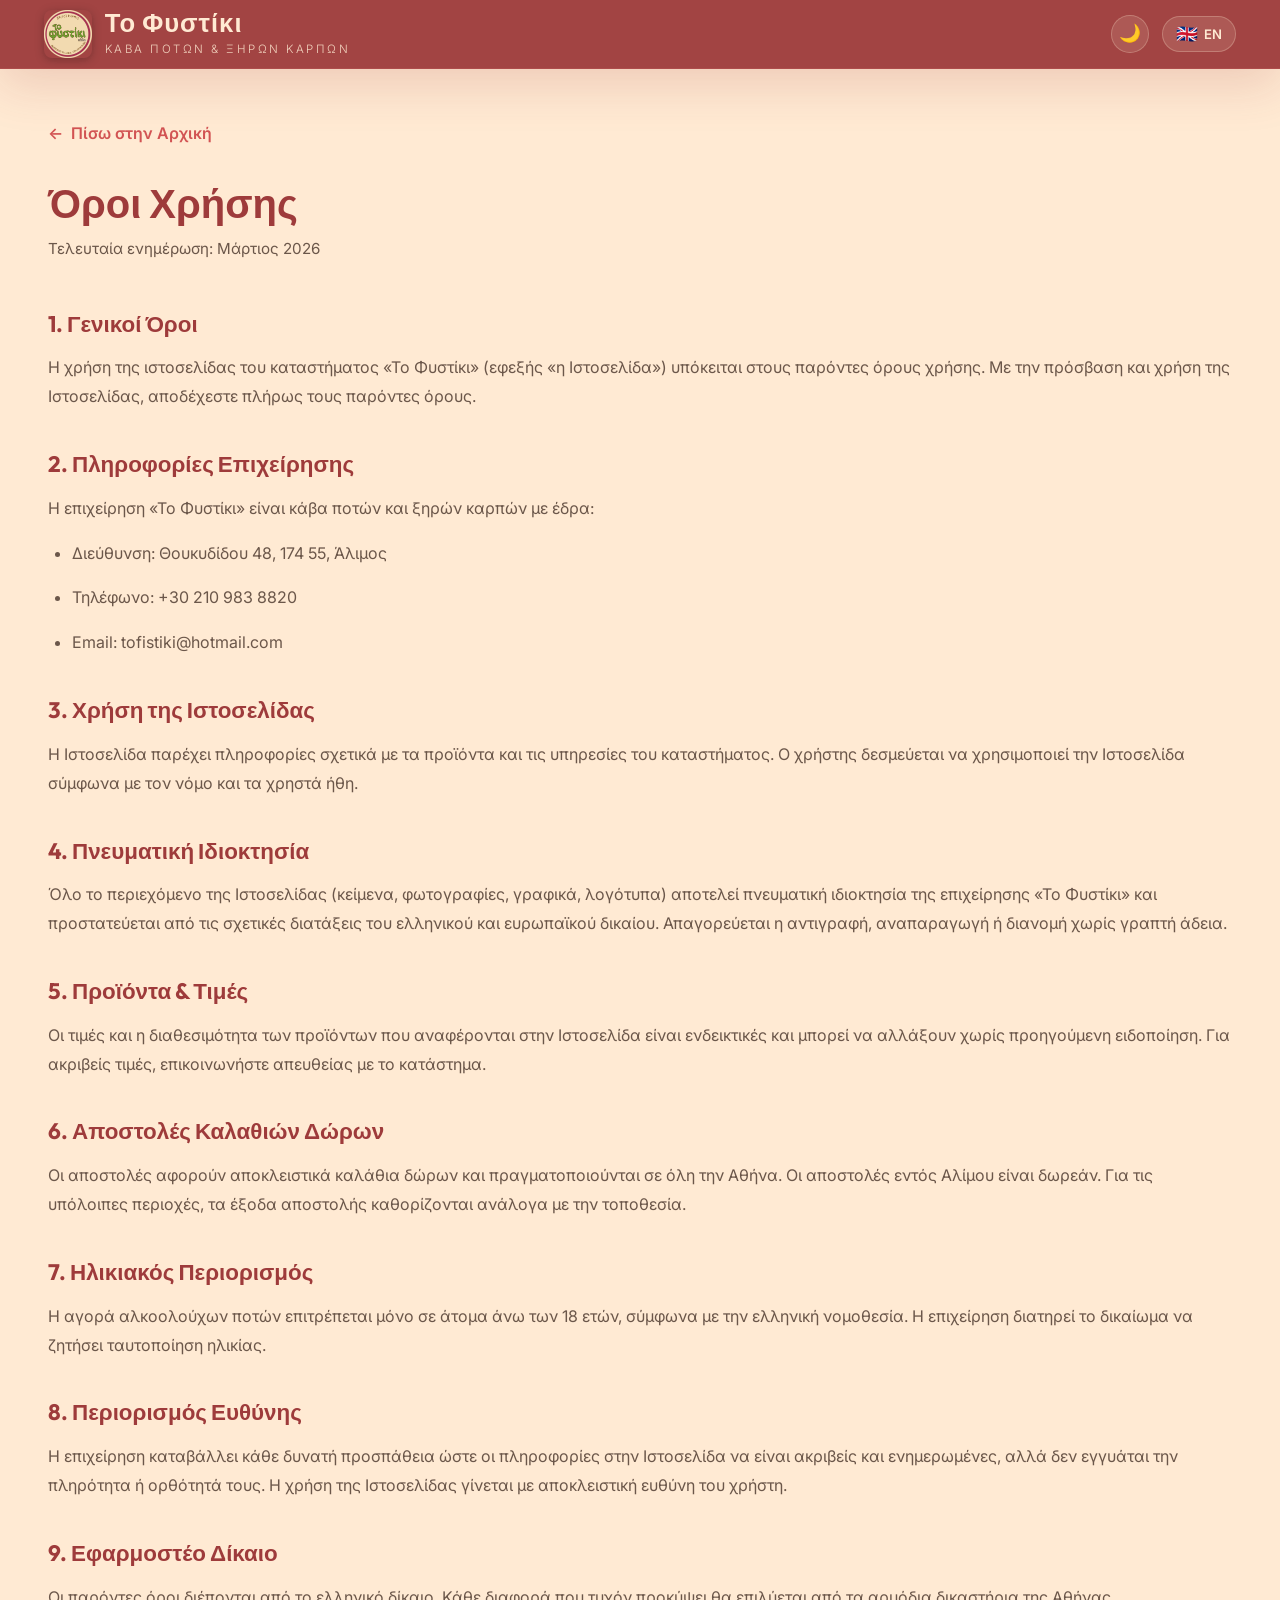
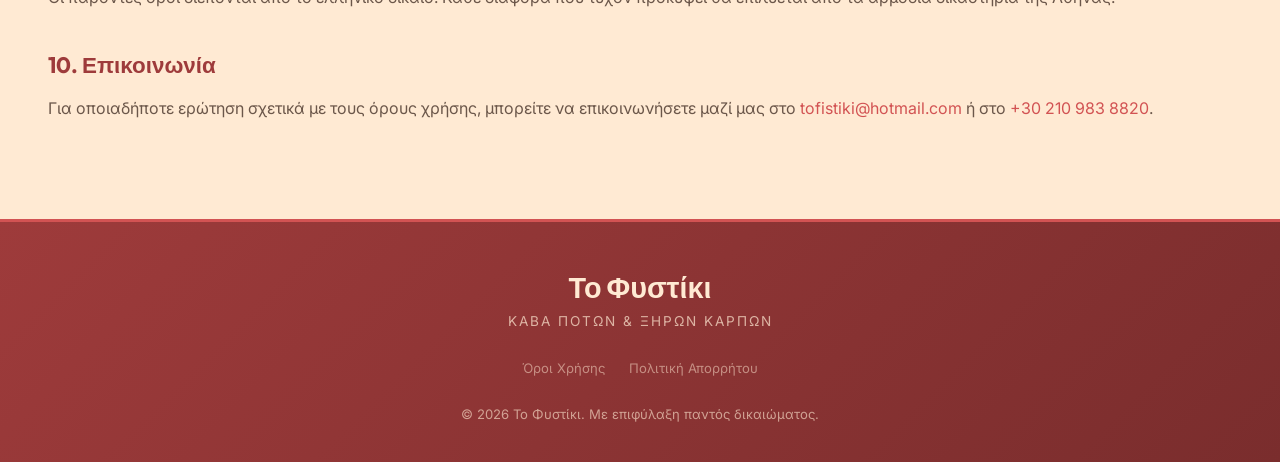
<file: terms.html>
<!doctype html>
<html lang="el" data-theme="light">
	<head>
		<meta charset="UTF-8" />
		<meta name="viewport" content="width=device-width, initial-scale=1.0" />
		<title>Όροι Χρήσης — Το Φυστίκι</title>
		<meta
			name="description"
			content="Όροι χρήσης της ιστοσελίδας Το Φυστίκι — Κάβα Ποτών & Ξηρών Καρπών στον Άλιμο."
		/>
		<link rel="preconnect" href="https://fonts.googleapis.com" />
		<link rel="preconnect" href="https://fonts.gstatic.com" crossorigin />
		<link
			href="https://fonts.googleapis.com/css2?family=Inter:wght@300;400;500;600;700&family=Outfit:wght@400;500;600;700;800&display=swap"
			rel="stylesheet"
		/>
		<link rel="stylesheet" href="styles.css" />
		<style>
			.legal-page {
				padding: 120px 24px 80px;
				min-height: 100vh;
				background: var(--bg-color);
			}
			.legal-page h1 {
				font-size: 2.5rem;
				color: var(--deep-red);
				margin-bottom: 0.5rem;
			}
			.legal-page .legal-subtitle {
				color: var(--text-muted);
				margin-bottom: 3rem;
				font-size: 0.95rem;
			}
			.legal-page h2 {
				font-size: 1.4rem;
				color: var(--deep-red);
				margin: 2.5rem 0 1rem;
			}
			.legal-page p,
			.legal-page li {
				font-size: 1rem;
				color: var(--text-muted);
				line-height: 1.8;
				margin-bottom: 1rem;
			}
			.legal-page ul {
				padding-left: 1.5rem;
				margin-bottom: 1.5rem;
			}
			.legal-page a {
				color: var(--coral);
			}
			.legal-page a:hover {
				color: var(--deep-red);
			}
			.legal-back {
				display: inline-flex;
				align-items: center;
				gap: 0.5rem;
				color: var(--coral);
				font-weight: 600;
				margin-bottom: 2rem;
				transition: var(--transition);
			}
			.legal-back:hover {
				color: var(--deep-red);
				transform: translateX(-4px);
			}
		</style>
	</head>

	<body>
		<!-- Navigation -->
		<nav class="navbar scrolled" id="navbar">
			<div class="container">
				<div class="logo">
					<img
						src="media/fystiki_pfp.png"
						alt="Το Φυστίκι Logo"
						class="logo-img"
					/>
					<div class="logo-text">
						<h1>Το Φυστίκι</h1>
						<p>Κάβα Ποτών & Ξηρών Καρπών</p>
					</div>
				</div>
				<div class="nav-actions">
					<button
						class="theme-toggle"
						id="theme-toggle"
						aria-label="Toggle theme"
						title="Toggle Dark Mode"
					>
						<span class="theme-icon">🌙</span>
					</button>
					<button
						class="lang-toggle"
						id="lang-toggle"
						aria-label="Switch language"
						title="Switch Language"
					>
						<span class="lang-flag">🇬🇧</span>
						<span class="lang-label">EN</span>
					</button>
				</div>
			</div>
		</nav>

		<div class="legal-page">
			<div class="container">
				<a href="index.html" class="legal-back"
					>← <span id="back-text">Πίσω στην Αρχική</span></a
				>

				<h1 id="terms-title">Όροι Χρήσης</h1>
				<p class="legal-subtitle" id="terms-updated">
					Τελευταία ενημέρωση: Μάρτιος 2026
				</p>

				<div id="terms-content-el">
					<h2>1. Γενικοί Όροι</h2>
					<p>
						Η χρήση της ιστοσελίδας του καταστήματος «Το Φυστίκι»
						(εφεξής «η Ιστοσελίδα») υπόκειται στους παρόντες όρους
						χρήσης. Με την πρόσβαση και χρήση της Ιστοσελίδας,
						αποδέχεστε πλήρως τους παρόντες όρους.
					</p>

					<h2>2. Πληροφορίες Επιχείρησης</h2>
					<p>
						Η επιχείρηση «Το Φυστίκι» είναι κάβα ποτών και ξηρών
						καρπών με έδρα:
					</p>
					<ul>
						<li>Διεύθυνση: Θουκυδίδου 48, 174 55, Άλιμος</li>
						<li>Τηλέφωνο: +30 210 983 8820</li>
						<li>Email: tofistiki@hotmail.com</li>
					</ul>

					<h2>3. Χρήση της Ιστοσελίδας</h2>
					<p>
						Η Ιστοσελίδα παρέχει πληροφορίες σχετικά με τα προϊόντα
						και τις υπηρεσίες του καταστήματος. Ο χρήστης δεσμεύεται
						να χρησιμοποιεί την Ιστοσελίδα σύμφωνα με τον νόμο και
						τα χρηστά ήθη.
					</p>

					<h2>4. Πνευματική Ιδιοκτησία</h2>
					<p>
						Όλο το περιεχόμενο της Ιστοσελίδας (κείμενα,
						φωτογραφίες, γραφικά, λογότυπα) αποτελεί πνευματική
						ιδιοκτησία της επιχείρησης «Το Φυστίκι» και
						προστατεύεται από τις σχετικές διατάξεις του ελληνικού
						και ευρωπαϊκού δικαίου. Απαγορεύεται η αντιγραφή,
						αναπαραγωγή ή διανομή χωρίς γραπτή άδεια.
					</p>

					<h2>5. Προϊόντα & Τιμές</h2>
					<p>
						Οι τιμές και η διαθεσιμότητα των προϊόντων που
						αναφέρονται στην Ιστοσελίδα είναι ενδεικτικές και μπορεί
						να αλλάξουν χωρίς προηγούμενη ειδοποίηση. Για ακριβείς
						τιμές, επικοινωνήστε απευθείας με το κατάστημα.
					</p>

					<h2>6. Αποστολές Καλαθιών Δώρων</h2>
					<p>
						Οι αποστολές αφορούν αποκλειστικά καλάθια δώρων και
						πραγματοποιούνται σε όλη την Αθήνα. Οι αποστολές εντός
						Αλίμου είναι δωρεάν. Για τις υπόλοιπες περιοχές, τα
						έξοδα αποστολής καθορίζονται ανάλογα με την τοποθεσία.
					</p>

					<h2>7. Ηλικιακός Περιορισμός</h2>
					<p>
						Η αγορά αλκοολούχων ποτών επιτρέπεται μόνο σε άτομα άνω
						των 18 ετών, σύμφωνα με την ελληνική νομοθεσία. Η
						επιχείρηση διατηρεί το δικαίωμα να ζητήσει ταυτοποίηση
						ηλικίας.
					</p>

					<h2>8. Περιορισμός Ευθύνης</h2>
					<p>
						Η επιχείρηση καταβάλλει κάθε δυνατή προσπάθεια ώστε οι
						πληροφορίες στην Ιστοσελίδα να είναι ακριβείς και
						ενημερωμένες, αλλά δεν εγγυάται την πληρότητα ή ορθότητά
						τους. Η χρήση της Ιστοσελίδας γίνεται με αποκλειστική
						ευθύνη του χρήστη.
					</p>

					<h2>9. Εφαρμοστέο Δίκαιο</h2>
					<p>
						Οι παρόντες όροι διέπονται από το ελληνικό δίκαιο. Κάθε
						διαφορά που τυχόν προκύψει θα επιλύεται από τα αρμόδια
						δικαστήρια της Αθήνας.
					</p>

					<h2>10. Επικοινωνία</h2>
					<p>
						Για οποιαδήποτε ερώτηση σχετικά με τους όρους χρήσης,
						μπορείτε να επικοινωνήσετε μαζί μας στο
						<a href="mailto:tofistiki@hotmail.com"
							>tofistiki@hotmail.com</a
						>
						ή στο <a href="tel:+302109838820">+30 210 983 8820</a>.
					</p>
				</div>

				<div id="terms-content-en" style="display: none">
					<h2>1. General Terms</h2>
					<p>
						The use of the "To Fistiki" store website (hereinafter
						"the Website") is subject to these terms of use. By
						accessing and using the Website, you fully accept these
						terms.
					</p>

					<h2>2. Business Information</h2>
					<p>"To Fistiki" is a drinks and nuts cellar based at:</p>
					<ul>
						<li>Address: Thoukididou 48, 174 55, Alimos</li>
						<li>Phone: +30 210 983 8820</li>
						<li>Email: tofistiki@hotmail.com</li>
					</ul>

					<h2>3. Use of the Website</h2>
					<p>
						The Website provides information about the store's
						products and services. The user agrees to use the
						Website in accordance with the law and good morals.
					</p>

					<h2>4. Intellectual Property</h2>
					<p>
						All content on the Website (texts, photographs,
						graphics, logos) is the intellectual property of "To
						Fistiki" and is protected by the relevant provisions of
						Greek and European law. Copying, reproduction, or
						distribution without written permission is prohibited.
					</p>

					<h2>5. Products & Prices</h2>
					<p>
						Prices and availability of products listed on the
						Website are indicative and may change without prior
						notice. For accurate prices, please contact the store
						directly.
					</p>

					<h2>6. Gift Basket Delivery</h2>
					<p>
						Deliveries are available exclusively for gift baskets
						and are made throughout Athens. Deliveries within Alimos
						are free. For other areas, delivery costs are determined
						based on location.
					</p>

					<h2>7. Age Restriction</h2>
					<p>
						The purchase of alcoholic beverages is only permitted
						for individuals over 18 years of age, in accordance with
						Greek legislation. The business reserves the right to
						request age verification.
					</p>

					<h2>8. Limitation of Liability</h2>
					<p>
						The business makes every effort to ensure the
						information on the Website is accurate and up-to-date,
						but does not guarantee its completeness or correctness.
						Use of the Website is at the user's sole responsibility.
					</p>

					<h2>9. Applicable Law</h2>
					<p>
						These terms are governed by Greek law. Any dispute that
						may arise will be resolved by the competent courts of
						Athens.
					</p>

					<h2>10. Contact</h2>
					<p>
						For any questions regarding the terms of use, you can
						contact us at
						<a href="mailto:tofistiki@hotmail.com"
							>tofistiki@hotmail.com</a
						>
						or at <a href="tel:+302109838820">+30 210 983 8820</a>.
					</p>
				</div>
			</div>
		</div>

		<!-- Footer -->
		<footer>
			<div class="container">
				<div class="footer-content">
					<div class="footer-logo">
						<h3>Το Φυστίκι</h3>
						<p>Κάβα Ποτών & Ξηρών Καρπών</p>
					</div>
					<div class="footer-legal">
						<a href="terms.html" id="footer-terms-link"
							>Όροι Χρήσης</a
						>
						<a href="privacy.html" id="footer-privacy-link"
							>Πολιτική Απορρήτου</a
						>
					</div>
					<p class="footer-copy">
						&copy; <span id="footer-year">2026</span> Το Φυστίκι.
						<span id="footer-rights"
							>Με επιφύλαξη παντός δικαιώματος.</span
						>
					</p>
				</div>
			</div>
		</footer>

		<script>
			// Theme
			let currentTheme =
				localStorage.getItem("tofistiki_theme") || "light";
			function setTheme(theme) {
				currentTheme = theme;
				localStorage.setItem("tofistiki_theme", theme);
				document.documentElement.setAttribute("data-theme", theme);
				const themeIcon = document.querySelector(".theme-icon");
				if (themeIcon)
					themeIcon.textContent = theme === "dark" ? "☀️" : "🌙";
			}
			document
				.getElementById("theme-toggle")
				?.addEventListener("click", () => {
					setTheme(currentTheme === "light" ? "dark" : "light");
				});
			setTheme(currentTheme);

			// Language
			let currentLang = localStorage.getItem("tofistiki_lang") || "el";
			function setLang(lang) {
				currentLang = lang;
				localStorage.setItem("tofistiki_lang", lang);
				document.documentElement.lang = lang;
				const toggle = document.getElementById("lang-toggle");
				const flag = toggle?.querySelector(".lang-flag");
				const label = toggle?.querySelector(".lang-label");
				if (lang === "el") {
					flag.textContent = "🇬🇧";
					label.textContent = "EN";
					document.getElementById("terms-title").textContent =
						"Όροι Χρήσης";
					document.getElementById("terms-updated").textContent =
						"Τελευταία ενημέρωση: Μάρτιος 2026";
					document.getElementById("back-text").textContent =
						"Πίσω στην Αρχική";
					document.getElementById("terms-content-el").style.display =
						"";
					document.getElementById("terms-content-en").style.display =
						"none";
					document.getElementById("footer-terms-link").textContent =
						"Όροι Χρήσης";
					document.getElementById("footer-privacy-link").textContent =
						"Πολιτική Απορρήτου";
					document.getElementById("footer-rights").textContent =
						"Με επιφύλαξη παντός δικαιώματος.";
					document.title = "Όροι Χρήσης — Το Φυστίκι";
				} else {
					flag.textContent = "🇬🇷";
					label.textContent = "ΕΛ";
					document.getElementById("terms-title").textContent =
						"Terms of Service";
					document.getElementById("terms-updated").textContent =
						"Last updated: March 2026";
					document.getElementById("back-text").textContent =
						"Back to Home";
					document.getElementById("terms-content-el").style.display =
						"none";
					document.getElementById("terms-content-en").style.display =
						"";
					document.getElementById("footer-terms-link").textContent =
						"Terms of Service";
					document.getElementById("footer-privacy-link").textContent =
						"Privacy Policy";
					document.getElementById("footer-rights").textContent =
						"All rights reserved.";
					document.title = "Terms of Service — To Fistiki";
				}
			}
			document
				.getElementById("lang-toggle")
				?.addEventListener("click", () => {
					setLang(currentLang === "el" ? "en" : "el");
				});
			setLang(currentLang);

			document.getElementById("footer-year").textContent =
				new Date().getFullYear();
		</script>
	</body>
</html>
</file>
<file: styles.css>
/* ===== RESET & VARIABLES ===== */
*,
*::before,
*::after {
	margin: 0;
	padding: 0;
	box-sizing: border-box;
}

:root {
	/* Light Theme (Default) */
	--cream: #ffead3;
	--deep-red: #9e3b3b;
	--coral: #d25353;
	--soft-pink: #ea7b7b;
	--dark: #2c1810;
	--white: #ffffff;
	--cream-dark: #f5dcc0;
	--shadow-sm: 0 2px 8px rgba(158, 59, 59, 0.08);
	--shadow-md: 0 8px 24px rgba(158, 59, 59, 0.12);
	--shadow-lg: 0 16px 48px rgba(158, 59, 59, 0.18);
	--shadow-xl: 0 24px 64px rgba(158, 59, 59, 0.22);

	/* Semantic Colors */
	--bg-color: var(--cream);
	--bg-alt: var(--cream-dark);
	--text-color: var(--dark);
	--text-muted: rgba(44, 24, 16, 0.7);
	--card-bg: var(--white);
	--card-border: rgba(158, 59, 59, 0.05);
	--nav-bg: rgba(158, 59, 59, 0.95);

	--radius-sm: 8px;
	--radius-md: 16px;
	--radius-lg: 24px;
	--radius-xl: 32px;
	--transition: 0.35s cubic-bezier(0.4, 0, 0.2, 1);
}

[data-theme="dark"] {
	/* Dark Theme */
	--bg-color: #1a0f0f;
	--bg-alt: #241414;
	--text-color: #f5dcc0;
	--text-muted: rgba(245, 220, 192, 0.7);
	--card-bg: #2a1818;
	--card-border: rgba(220, 100, 100, 0.15);
	--nav-bg: rgba(26, 15, 15, 0.95);

	--cream: #1a0f0f;
	--deep-red: #ea7b7b;
	--coral: #d25353;
	--shadow-sm: 0 4px 12px rgba(0, 0, 0, 0.4);
	--shadow-md: 0 8px 24px rgba(0, 0, 0, 0.5);
	--shadow-lg: 0 16px 48px rgba(0, 0, 0, 0.6);
	--shadow-xl: 0 24px 64px rgba(0, 0, 0, 0.8);
}

html {
	scroll-behavior: smooth;
	scroll-padding-top: 80px;
}

body {
	font-family:
		"Inter",
		-apple-system,
		BlinkMacSystemFont,
		sans-serif;
	color: var(--text-color);
	background-color: var(--bg-color);
	line-height: 1.7;
	overflow-x: hidden;
	-webkit-font-smoothing: antialiased;
	transition:
		background-color 0.4s ease,
		color 0.4s ease;
}

h1,
h2,
h3,
h4,
h5,
h6 {
	font-family: "Outfit", sans-serif;
	line-height: 1.2;
}

.container {
	max-width: 1240px;
	margin: 0 auto;
	padding: 0 24px;
}

img {
	max-width: 100%;
	display: block;
}

a {
	text-decoration: none;
	color: inherit;
}

/* ===== NAVIGATION ===== */
.navbar {
	position: fixed;
	top: 0;
	left: 0;
	right: 0;
	z-index: 1000;
	padding: 0.8rem 0;
	background: var(--nav-bg);
	backdrop-filter: blur(20px);
	-webkit-backdrop-filter: blur(20px);
	border-bottom: 1px solid rgba(234, 123, 123, 0.15);
	transition: var(--transition);
}

[data-theme="dark"] .navbar {
	border-bottom: 1px solid rgba(255, 255, 255, 0.05);
}

.navbar.scrolled {
	padding: 0.5rem 0;
	box-shadow: var(--shadow-lg);
}

.navbar .container {
	display: flex;
	justify-content: space-between;
	align-items: center;
}

.logo {
	display: flex;
	align-items: center;
	gap: 0.8rem;
	color: #ffead3;
	/* Logo always light cream */
	cursor: pointer;
	transition: var(--transition);
}

.logo:hover {
	transform: scale(1.02);
}

.logo-img {
	width: 48px;
	height: 48px;
	border-radius: var(--radius-sm);
	box-shadow: 0 2px 10px rgba(0, 0, 0, 0.25);
	transition: var(--transition);
}

.logo-text h1 {
	font-size: 1.6rem;
	font-weight: 700;
	letter-spacing: 1px;
	margin-bottom: 0.1rem;
}

.logo-text p {
	font-size: 0.72rem;
	letter-spacing: 2.5px;
	opacity: 0.85;
	text-transform: uppercase;
	font-weight: 300;
}

.nav-menu {
	display: flex;
	list-style: none;
	gap: 2rem;
}

.nav-link {
	color: #ffead3;
	/* Always light */
	font-size: 0.92rem;
	font-weight: 500;
	position: relative;
	padding: 0.4rem 0;
	transition: var(--transition);
	letter-spacing: 0.3px;
}

.nav-link::after {
	content: "";
	position: absolute;
	bottom: 0;
	left: 50%;
	transform: translateX(-50%);
	width: 0;
	height: 2px;
	background: linear-gradient(90deg, #ea7b7b, #d25353);
	/* Always hardcoded to pink/coral */
	border-radius: 1px;
	transition: width 0.3s ease;
}

.nav-link:hover::after,
.nav-link.active::after {
	width: 100%;
}

.nav-link:hover {
	color: #ea7b7b;
}

.nav-actions {
	display: flex;
	align-items: center;
	gap: 0.8rem;
}

.theme-toggle,
.lang-toggle {
	display: flex;
	align-items: center;
	justify-content: center;
	background: rgba(255, 234, 211, 0.12);
	border: 1px solid rgba(255, 234, 211, 0.25);
	color: #ffead3;
	border-radius: 50px;
	cursor: pointer;
	transition: var(--transition);
}

.theme-toggle {
	width: 38px;
	height: 38px;
	font-size: 1.1rem;
}

.lang-toggle {
	padding: 0.4rem 0.8rem;
	gap: 0.4rem;
	font-size: 0.82rem;
	font-weight: 600;
	font-family: "Inter", sans-serif;
}

.theme-toggle:hover,
.lang-toggle:hover {
	background: rgba(255, 234, 211, 0.22);
	border-color: rgba(255, 234, 211, 0.4);
	transform: translateY(-1px);
}

.lang-flag {
	font-size: 1.1rem;
}

.hamburger {
	display: none;
	flex-direction: column;
	cursor: pointer;
	gap: 5px;
	padding: 4px;
	background: transparent;
	border: none;
}

.hamburger span {
	width: 24px;
	height: 2.5px;
	background: #ffead3;
	border-radius: 2px;
	transition: var(--transition);
	transform-origin: center;
}

.hamburger.active span:nth-child(1) {
	transform: rotate(45deg) translate(5px, 5px);
}

.hamburger.active span:nth-child(2) {
	opacity: 0;
	transform: scaleX(0);
}

.hamburger.active span:nth-child(3) {
	transform: rotate(-45deg) translate(6px, -6px);
}

/* ===== HERO SECTION ===== */
.hero {
	min-height: 100vh;
	display: flex;
	flex-direction: column;
	align-items: center;
	justify-content: center;
	position: relative;
	overflow: hidden;
	padding: 120px 24px 60px;
	cursor: none;
	/* For custom glow cursor */
}

.hero-cursor {
	width: 400px;
	height: 400px;
	background: radial-gradient(
		circle,
		rgba(234, 123, 123, 0.15) 0%,
		transparent 60%
	);
	position: absolute;
	border-radius: 50%;
	pointer-events: none;
	transform: translate(-50%, -50%);
	z-index: 2;
	transition: opacity 0.3s ease;
	opacity: 0;
}

.hero:hover .hero-cursor {
	opacity: 1;
}

.hero-bg {
	position: absolute;
	inset: 0;
	background-image: url("media/hero.JPG");
	background-size: cover;
	background-position: center;
	background-repeat: no-repeat;
	z-index: 0;
}

[data-theme="dark"] .hero-bg {
	background-image: url("media/hero.JPG");
	background-size: cover;
	background-position: center;
	background-repeat: no-repeat;
}

.hero-bg::before {
	content: "";
	position: absolute;
	inset: 0;
	background:
		radial-gradient(
			ellipse at 20% 50%,
			rgba(234, 123, 123, 0.3) 0%,
			transparent 60%
		),
		radial-gradient(
			ellipse at 80% 20%,
			rgba(210, 83, 83, 0.25) 0%,
			transparent 50%
		),
		radial-gradient(
			ellipse at 50% 80%,
			rgba(158, 59, 59, 0.2) 0%,
			transparent 60%
		);
	animation: heroGlow 8s ease-in-out infinite alternate;
}

.hero-bg::after {
	content: "";
	position: absolute;
	inset: 0;
	background-image:
		radial-gradient(
			circle at 25% 25%,
			rgba(255, 234, 211, 0.04) 1px,
			transparent 1px
		),
		radial-gradient(
			circle at 75% 75%,
			rgba(255, 234, 211, 0.03) 1px,
			transparent 1px
		);
	background-size:
		60px 60px,
		40px 40px;
}

.hero-overlay {
	position: absolute;
	inset: 0;
	background: linear-gradient(
		180deg,
		rgba(44, 24, 16, 0.55) 0%,
		rgba(44, 24, 16, 0.45) 50%,
		rgba(44, 24, 16, 0.65) 100%
	);
	z-index: 1;
}

.hero-content {
	position: relative;
	z-index: 10;
	text-align: center;
	max-width: 880px;
	margin: 0 auto;
}

.hero-title {
	color: #ffead3;
	margin-bottom: 1.5rem;
}

.hero-title .line {
	display: block;
	font-size: 4rem;
	font-weight: 800;
	letter-spacing: -1px;
	text-shadow: 2px 4px 12px rgba(0, 0, 0, 0.2);
}

.hero-title .line.accent {
	background: linear-gradient(135deg, #ffead3, #ea7b7b);
	-webkit-background-clip: text;
	-webkit-text-fill-color: transparent;
	background-clip: text;
}

.hero-subtitle {
	color: rgba(255, 234, 211, 0.9);
	font-size: 1.15rem;
	max-width: 600px;
	margin: 0 auto 2.5rem;
	line-height: 1.8;
	font-weight: 300;
}

.hero-cta {
	display: flex;
	gap: 1rem;
	justify-content: center;
	flex-wrap: wrap;
	margin-bottom: 1rem;
}

.btn {
	display: inline-flex;
	align-items: center;
	padding: 0.9rem 2rem;
	border-radius: var(--radius-xl);
	font-size: 0.95rem;
	font-weight: 600;
	cursor: pointer;
	transition: var(--transition);
	border: none;
	font-family: "Inter", sans-serif;
	letter-spacing: 0.3px;
	position: relative;
	overflow: hidden;
}

.btn-primary {
	background: linear-gradient(135deg, #ffead3 0%, #f5dcc0 100%);
	color: #9e3b3b;
	box-shadow: 0 4px 20px rgba(255, 234, 211, 0.35);
}

[data-theme="dark"] .btn-primary {
	background: linear-gradient(135deg, var(--coral), var(--deep-red));
	color: var(--bg-color);
	box-shadow: 0 4px 20px rgba(210, 83, 83, 0.35);
}

.btn-primary:hover {
	transform: translateY(-3px);
	box-shadow: 0 8px 30px rgba(255, 234, 211, 0.5);
}

.btn-outline {
	background: transparent;
	color: #ffead3;
	border: 2px solid rgba(255, 234, 211, 0.4);
}

.btn-outline:hover {
	background: rgba(255, 234, 211, 0.1);
	border-color: #ffead3;
	transform: translateY(-3px);
}

/* Hero Marquee */
.hero-marquee {
	width: 100vw;
	margin-top: 2rem;
	margin-left: calc(-50vw + 50%);
	padding: 1.5rem 0;
	background: linear-gradient(
		90deg,
		transparent,
		rgba(44, 24, 16, 0.3),
		transparent
	);
	overflow: hidden;
	white-space: nowrap;
	border-top: 1px solid rgba(255, 234, 211, 0.1);
	border-bottom: 1px solid rgba(255, 234, 211, 0.1);
}

.marquee-content {
	display: inline-block;
	animation: scroll 30s linear infinite;
	color: #ffead3;
	font-size: 1.1rem;
	font-weight: 500;
	letter-spacing: 2px;
	text-transform: uppercase;
}

.marquee-content span {
	display: inline-block;
	padding: 0 1rem;
}

.marquee-content .dot {
	color: #ea7b7b;
	font-weight: bold;
}

@keyframes scroll {
	0% {
		transform: translateX(0);
	}
	100% {
		transform: translateX(-50%);
	}
}

/* WhatsApp Button */
.whatsapp-btn {
	position: fixed;
	bottom: 20px;
	right: 20px;
	background-color: #25d366;
	color: white;
	border-radius: 50%;
	width: 60px;
	height: 60px;
	display: flex;
	align-items: center;
	justify-content: center;
	font-size: 2rem;
	box-shadow: 0 4px 12px rgba(0, 0, 0, 0.2);
	z-index: 1000;
	transition: transform 0.3s ease;
}

.whatsapp-btn:hover {
	transform: scale(1.1);
}

/* Hero scroll indicator */
.hero-scroll {
	position: absolute;
	bottom: 2rem;
	left: 50%;
	transform: translateX(-50%);
	z-index: 10;
	animation: scrollBounce 2s ease-in-out infinite;
}

.mouse {
	width: 26px;
	height: 40px;
	border: 2px solid rgba(255, 234, 211, 0.4);
	border-radius: 20px;
	display: flex;
	justify-content: center;
	padding-top: 8px;
}

.wheel {
	width: 4px;
	height: 8px;
	background: #ffead3;
	border-radius: 4px;
	animation: wheelScroll 1.5s ease-in-out infinite;
}

/* Trust Bar */
.trust-bar {
	display: flex;
	flex-wrap: wrap;
	gap: 1rem 1.5rem;
	margin-top: 1.8rem;
	justify-content: center;
}

.trust-badge {
	display: flex;
	align-items: center;
	gap: 0.4rem;
	font-size: 0.82rem;
	color: rgba(255, 234, 211, 0.8);
	font-weight: 500;
}

.trust-icon {
	font-size: 1rem;
}

/* ===== CURVED DIVIDER ===== */
.hero-wave {
	position: relative;
	margin-top: -2px;
	line-height: 0;
	z-index: 5;
}

.hero-wave svg {
	display: block;
	width: 100%;
	height: 80px;
}

.hero-wave svg path {
	fill: var(--bg-color);
}

/* ===== FEATURED CATEGORIES STRIP ===== */
.featured-cats {
	padding: 3rem 0 2rem;
	background: var(--bg-color);
}

.featured-cats-grid {
	display: grid;
	grid-template-columns: repeat(3, 1fr);
	gap: 1.5rem;
}

.featured-cat-card {
	position: relative;
	border-radius: var(--radius-lg);
	overflow: hidden;
	aspect-ratio: 4/3;
	display: block;
	text-decoration: none;
}

.featured-cat-card img {
	width: 100%;
	height: 100%;
	object-fit: cover;
	transition: transform 0.5s ease;
}

.featured-cat-card:hover img {
	transform: scale(1.06);
}

.featured-cat-overlay {
	position: absolute;
	inset: 0;
	display: flex;
	flex-direction: column;
	justify-content: flex-end;
	padding: 1.5rem;
	background: linear-gradient(
		to top,
		rgba(44, 24, 16, 0.75) 0%,
		transparent 60%
	);
}

.featured-cat-overlay h3 {
	color: #ffead3;
	font-size: 1.35rem;
	font-weight: 700;
	margin-bottom: 0.25rem;
}

.featured-cat-overlay p {
	color: rgba(255, 234, 211, 0.8);
	font-size: 0.9rem;
	font-weight: 400;
}

/* ===== WHY US / STATS ROW ===== */
.why-us {
	padding: 3rem 0 4rem;
	background: var(--bg-color);
}

.why-us-grid {
	display: flex;
	justify-content: center;
	gap: 3rem;
	flex-wrap: wrap;
}

.why-us-item {
	text-align: center;
	min-width: 140px;
}

.why-us-number {
	display: block;
	font-size: 2.2rem;
	font-weight: 800;
	color: var(--coral);
	letter-spacing: -1px;
	font-family: "Outfit", sans-serif;
}

.why-us-label {
	display: block;
	font-size: 0.9rem;
	color: var(--text-muted);
	margin-top: 0.3rem;
	font-weight: 500;
}

/* ===== BEST SELLERS / MOST LOVED ===== */
.best-sellers {
	padding: 5rem 0;
	background: var(--section-alt);
}

.best-sellers-grid {
	display: grid;
	grid-template-columns: repeat(4, 1fr);
	gap: 1.5rem;
	margin-top: 2rem;
}

.best-card {
	background: var(--card-bg);
	border-radius: var(--radius-lg);
	overflow: hidden;
	border: 1px solid var(--border-subtle);
	transition: var(--transition);
}

.best-card:hover {
	transform: translateY(-6px);
	box-shadow: var(--shadow-lg);
}

.best-img {
	aspect-ratio: 4/3;
	overflow: hidden;
}

.best-img img {
	width: 100%;
	height: 100%;
	object-fit: cover;
	transition: transform 0.5s ease;
}

.best-card:hover .best-img img {
	transform: scale(1.06);
}

.best-card h4 {
	padding: 1rem 1.2rem;
	font-size: 1rem;
	font-weight: 600;
	color: var(--deep-red);
	text-align: center;
}

/* ===== ORDER PLATFORMS (eFOOD & WOLT) ===== */
.order-platforms {
	padding: 5rem 0;
	background: var(--bg-alt);
}

.platforms-grid {
	display: grid;
	grid-template-columns: repeat(2, 1fr);
	gap: 2rem;
	max-width: 800px;
	margin: 0 auto;
}

.platform-card {
	display: flex;
	flex-direction: column;
	align-items: center;
	text-align: center;
	background: var(--card-bg);
	border-radius: var(--radius-lg);
	padding: 2.5rem 2rem;
	box-shadow: var(--shadow-md);
	border: 1px solid var(--card-border);
	text-decoration: none;
	color: var(--text-color);
	transition: var(--transition);
	position: relative;
	overflow: hidden;
}

.platform-card::before {
	content: "";
	position: absolute;
	top: 0;
	left: 0;
	right: 0;
	height: 4px;
	transition: height 0.3s ease;
}

.efood-card::before {
	background: #e30613;
}

.wolt-card::before {
	background: #009de0;
}

.platform-card:hover {
	transform: translateY(-8px);
	box-shadow: var(--shadow-xl);
}

.platform-card:hover::before {
	height: 6px;
}

.platform-logo {
	margin-bottom: 1.5rem;
}

.platform-svg {
	width: 120px;
	height: 40px;
}

.platform-card h3 {
	font-size: 1.25rem;
	font-weight: 700;
	margin-bottom: 0.5rem;
	color: var(--text-color);
}

.platform-card p {
	font-size: 0.95rem;
	color: var(--text-muted);
	margin-bottom: 1.5rem;
	line-height: 1.6;
}

.platform-cta {
	font-weight: 600;
	font-size: 0.95rem;
	color: var(--deep-red);
	transition: var(--transition);
}

.platform-card:hover .platform-cta {
	letter-spacing: 0.5px;
}

.efood-card:hover .platform-cta {
	color: #e30613;
}

.wolt-card:hover .platform-cta {
	color: #009de0;
}

/* ===== VISIT US / DELIVERY BANNER ===== */
.visit-banner {
	padding: 4rem 0;
	background: linear-gradient(135deg, #9e3b3b, #d25353);
}

[data-theme="dark"] .visit-banner {
	background: linear-gradient(135deg, #3a1515, #5c2020);
}

.visit-banner-inner {
	text-align: center;
}

.visit-banner-inner h3 {
	color: #ffead3;
	font-size: 1.8rem;
	font-weight: 700;
	margin-bottom: 1.5rem;
	max-width: 700px;
	margin-left: auto;
	margin-right: auto;
	line-height: 1.4;
}

.visit-cta {
	display: flex;
	gap: 1rem;
	justify-content: center;
	flex-wrap: wrap;
}

.btn-outline-dark {
	background: transparent;
	color: #ffead3;
	border: 2px solid rgba(255, 234, 211, 0.5);
}

.btn-outline-dark:hover {
	background: rgba(255, 234, 211, 0.1);
	border-color: #ffead3;
	transform: translateY(-3px);
}

/* ===== SECTION HEADERS ===== */
.section-header {
	text-align: center;
	margin-bottom: 3.5rem;
}

.section-tag {
	display: inline-block;
	font-size: 0.82rem;
	font-weight: 600;
	letter-spacing: 3px;
	text-transform: uppercase;
	color: var(--coral);
	margin-bottom: 0.8rem;
}

.section-title {
	font-size: 2.8rem;
	font-weight: 700;
	color: var(--deep-red);
	margin-bottom: 1rem;
	letter-spacing: -0.5px;
}

.title-decoration {
	width: 60px;
	height: 4px;
	background: linear-gradient(90deg, var(--coral), var(--soft-pink));
	border-radius: 2px;
	margin: 0 auto;
}

.section-desc {
	font-size: 1.1rem;
	color: var(--text-muted);
	max-width: 560px;
	margin: 1.5rem auto 0;
	font-style: italic;
}

/* ===== ABOUT SECTION ===== */
.about {
	padding: 7rem 0;
	background: linear-gradient(
		180deg,
		var(--bg-color) 0%,
		var(--bg-alt) 50%,
		var(--bg-color) 100%
	);
}

.about-grid {
	display: grid;
	grid-template-columns: 1fr 1fr;
	gap: 4rem;
	align-items: start;
}

.about-text p {
	font-size: 1.05rem;
	margin-bottom: 1.5rem;
	color: var(--text-muted);
	line-height: 1.9;
}

.about-delivery {
	display: flex;
	align-items: flex-start;
	gap: 1rem;
	background: linear-gradient(
		135deg,
		rgba(210, 83, 83, 0.08),
		rgba(234, 123, 123, 0.05)
	);
	border: 1px solid var(--card-border);
	border-radius: var(--radius-md);
	padding: 1.5rem;
	margin-top: 1.5rem;
}

[data-theme="dark"] .about-delivery {
	background: rgba(210, 83, 83, 0.1);
}

.delivery-icon {
	font-size: 2rem;
	flex-shrink: 0;
}

.about-delivery p {
	margin: 0;
	font-size: 0.95rem;
	color: var(--text-color);
}

.about-features {
	display: grid;
	grid-template-columns: 1fr 1fr;
	gap: 1.2rem;
}

.feature-card {
	background: var(--card-bg);
	padding: 2rem 1.5rem;
	border-radius: var(--radius-md);
	box-shadow: var(--shadow-sm);
	text-align: center;
	transition: var(--transition);
	border: 1px solid var(--card-border);
	position: relative;
	overflow: hidden;
}

.feature-card::before {
	content: "";
	position: absolute;
	top: 0;
	left: 0;
	right: 0;
	height: 3px;
	background: linear-gradient(
		90deg,
		var(--deep-red),
		var(--coral),
		var(--soft-pink)
	);
	transform: scaleX(0);
	transition: transform 0.4s ease;
	transform-origin: left;
}

.feature-card:hover::before {
	transform: scaleX(1);
}

.feature-card:hover {
	transform: translateY(-8px);
	box-shadow: var(--shadow-lg);
}

.feature-icon {
	font-size: 2.5rem;
	margin-bottom: 0.8rem;
	display: block;
}

.feature-card h3 {
	font-size: 1.1rem;
	color: var(--deep-red);
	margin-bottom: 0.5rem;
	font-weight: 600;
}

.feature-card p {
	font-size: 0.88rem;
	color: var(--text-muted);
	line-height: 1.6;
}

/* ===== PRODUCTS SECTION ===== */
.products {
	padding: 7rem 0;
	background: var(--bg-color);
}

.products-grid {
	display: grid;
	grid-template-columns: repeat(3, 1fr);
	gap: 2rem;
}

.product-card {
	background: var(--card-bg);
	border-radius: var(--radius-lg);
	overflow: hidden;
	box-shadow: var(--shadow-sm);
	transition: var(--transition);
	border: 1px solid var(--card-border);
}

.gallery-trigger {
	cursor: pointer;
}

.gallery-trigger:focus-visible {
	outline: 3px solid var(--coral);
	outline-offset: 4px;
}

.product-card:hover {
	transform: translateY(-12px);
	box-shadow: var(--shadow-xl);
}

.product-image {
	position: relative;
	overflow: hidden;
	height: 280px;
}

.product-image img {
	width: 100%;
	height: 100%;
	object-fit: cover;
	transition: transform 0.6s ease;
}

.product-card:hover .product-image img {
	transform: scale(1.1);
}

.product-overlay {
	position: absolute;
	inset: 0;
	background: linear-gradient(
		180deg,
		transparent 0%,
		rgba(26, 15, 15, 0.85) 100%
	);
	display: flex;
	align-items: flex-end;
	padding: 1.5rem;
	opacity: 0;
	transition: opacity 0.4s ease;
}

.product-card:hover .product-overlay {
	opacity: 1;
}

.product-category {
	color: #ffead3;
	font-size: 0.82rem;
	font-weight: 600;
	letter-spacing: 2px;
	text-transform: uppercase;
	background: rgba(255, 234, 211, 0.15);
	padding: 0.4rem 1rem;
	border-radius: 50px;
	backdrop-filter: blur(6px);
}

.product-info {
	padding: 1.5rem;
	text-align: center;
}

.product-info h3 {
	font-size: 1.15rem;
	color: var(--deep-red);
	margin-bottom: 0.4rem;
	font-weight: 600;
}

.product-info p {
	color: var(--text-muted);
	font-size: 0.88rem;
	margin-bottom: 0.8rem;
	line-height: 1.5;
}

.price {
	display: none;
}

body.gallery-open {
	overflow: hidden;
}

.category-gallery-modal {
	position: fixed;
	inset: 0;
	display: none;
	align-items: center;
	justify-content: center;
	z-index: 1200;
	padding: 1.25rem;
}

.category-gallery-modal.open {
	display: flex;
}

.category-gallery-backdrop {
	position: absolute;
	inset: 0;
	background: rgba(26, 15, 15, 0.8);
	backdrop-filter: blur(4px);
}

.category-gallery-content {
	position: relative;
	width: min(1000px, 96vw);
	max-height: 88vh;
	overflow-y: auto;
	padding: 1.5rem;
	background: var(--card-bg);
	border-radius: var(--radius-lg);
	box-shadow: var(--shadow-xl);
	border: 1px solid var(--card-border);
	z-index: 1;
}

.category-gallery-close {
	position: absolute;
	top: 0.75rem;
	right: 0.75rem;
	width: 38px;
	height: 38px;
	border: none;
	border-radius: 50%;
	background: rgba(210, 83, 83, 0.14);
	color: var(--deep-red);
	font-size: 1.8rem;
	line-height: 1;
	cursor: pointer;
	transition: var(--transition);
}

.category-gallery-close:hover {
	background: rgba(210, 83, 83, 0.24);
	transform: scale(1.05);
}

.category-gallery-title {
	font-size: 1.35rem;
	color: var(--deep-red);
	margin-bottom: 1rem;
	padding-right: 2.5rem;
}

.category-gallery-grid {
	display: grid;
	grid-template-columns: repeat(3, 1fr);
	gap: 0.9rem;
}

.category-gallery-grid img {
	width: 100%;
	aspect-ratio: 1 / 1;
	object-fit: cover;
	border-radius: var(--radius-sm);
	box-shadow: var(--shadow-sm);
	transition: var(--transition);
}

.category-gallery-grid img:hover {
	transform: scale(1.02);
	box-shadow: var(--shadow-md);
}

/* ===== PHOTO GALLERY (NEW) ===== */
.photo-gallery {
	padding: 7rem 0;
	background: linear-gradient(180deg, var(--bg-alt) 0%, var(--bg-color) 100%);
}

.gallery-masonry {
	display: grid;
	grid-template-columns: repeat(auto-fit, minmax(300px, 1fr));
	grid-auto-rows: 250px;
	grid-auto-flow: dense;
	gap: 1.5rem;
}

.gallery-item {
	border-radius: var(--radius-lg);
	overflow: hidden;
	box-shadow: var(--shadow-sm);
	transition: var(--transition);
}

.gallery-item:nth-child(1) {
	grid-column: span 2;
	grid-row: span 2;
}

.gallery-item:nth-child(4) {
	grid-row: span 2;
}

@media (max-width: 768px) {
	.gallery-item:nth-child(1) {
		grid-column: span 1;
	}
}

.gallery-item img {
	width: 100%;
	height: 100%;
	object-fit: cover;
	transition: transform 0.6s ease;
}

.gallery-item:hover {
	transform: scale(1.02);
	box-shadow: var(--shadow-xl);
	z-index: 2;
}

.gallery-item:hover img {
	transform: scale(1.1);
}

/* ===== TESTIMONIALS (NEW) ===== */
.testimonials {
	padding: 7rem 0;
	background: var(--bg-color);
	position: relative;
	overflow: hidden;
}

.testimonials::before {
	content: "";
	position: absolute;
	top: -50%;
	left: -50%;
	width: 100%;
	height: 100%;
	background: radial-gradient(
		circle,
		rgba(210, 83, 83, 0.05) 0%,
		transparent 60%
	);
	pointer-events: none;
}

.testimonials-grid {
	display: grid;
	grid-template-columns: repeat(3, 1fr);
	gap: 2rem;
	position: relative;
	z-index: 1;
}

.testimonial-card {
	background: var(--card-bg);
	border-radius: var(--radius-lg);
	padding: 2.5rem 2rem;
	box-shadow: var(--shadow-md);
	border: 1px solid var(--card-border);
	position: relative;
	transition: var(--transition);
}

.testimonial-card:hover {
	transform: translateY(-8px);
	box-shadow: var(--shadow-xl);
}

.quote-icon {
	font-size: 4rem;
	font-family: Georgia, serif;
	color: var(--coral);
	opacity: 0.2;
	position: absolute;
	top: 10px;
	right: 20px;
	line-height: 1;
}

.test-text {
	font-size: 1.05rem;
	color: var(--text-color);
	font-style: italic;
	margin-bottom: 2rem;
	line-height: 1.8;
	position: relative;
	z-index: 2;
}

.test-author {
	display: flex;
	align-items: center;
	gap: 1rem;
}

.avatar {
	width: 50px;
	height: 50px;
	border-radius: 50%;
	background: linear-gradient(135deg, var(--coral), var(--soft-pink));
	color: var(--white);
	display: flex;
	align-items: center;
	justify-content: center;
	font-weight: 700;
	font-size: 1.1rem;
	overflow: hidden;
}

.avatar-img {
	width: 100%;
	height: 100%;
	object-fit: cover;
	border-radius: 50%;
}

.local-guide {
	display: inline-block;
	font-size: 0.7rem;
	color: var(--text-muted);
	font-weight: 500;
	margin-top: 0.1rem;
}

.author-info strong {
	display: block;
	color: var(--deep-red);
	font-size: 1rem;
}

.stars {
	color: #ffb800;
	font-size: 0.9rem;
	letter-spacing: 2px;
}

.google-badge {
	display: inline-flex;
	align-items: center;
	gap: 0.4rem;
	font-size: 0.75rem;
	color: var(--text-muted);
	margin-bottom: 0.8rem;
	font-weight: 500;
}

.review-time {
	display: block;
	font-size: 0.78rem;
	color: var(--text-muted);
	margin-top: 0.2rem;
}

/* ===== GIFT BASKETS ===== */
.gift-baskets {
	padding: 7rem 0;
	background: linear-gradient(180deg, var(--bg-alt) 0%, var(--bg-color) 100%);
}

.baskets-gallery {
	display: grid;
	grid-template-columns: repeat(3, 1fr);
	gap: 1.5rem;
}

.basket-item {
	position: relative;
	overflow: hidden;
	border-radius: var(--radius-lg);
	aspect-ratio: 1 / 1;
	cursor: pointer;
	box-shadow: var(--shadow-md);
	transition: var(--transition);
}

.basket-item:hover {
	transform: translateY(-8px) scale(1.02);
	box-shadow: var(--shadow-xl);
}

.basket-item img {
	width: 100%;
	height: 100%;
	object-fit: cover;
	transition: transform 0.5s ease;
}

.basket-item:hover img {
	transform: scale(1.12);
}

.basket-overlay {
	position: absolute;
	inset: 0;
	background: linear-gradient(
		180deg,
		transparent 30%,
		rgba(26, 15, 15, 0.9) 100%
	);
	display: flex;
	align-items: flex-end;
	padding: 1.5rem;
	opacity: 0;
	transition: opacity 0.4s ease;
}

.basket-item:hover .basket-overlay {
	opacity: 1;
}

.basket-overlay h4 {
	color: #ffead3;
	font-size: 1.1rem;
	font-weight: 600;
	letter-spacing: 0.5px;
}

/* ===== CONTACT SECTION ===== */
.contact {
	padding: 7rem 0;
	background: var(--bg-color);
}

.contact-grid {
	display: grid;
	grid-template-columns: 1fr 1.2fr;
	gap: 3rem;
	align-items: start;
}

.contact-info {
	display: flex;
	flex-direction: column;
	gap: 1.5rem;
}

.contact-item {
	display: flex;
	align-items: flex-start;
	gap: 1rem;
	padding: 1.2rem;
	background: var(--card-bg);
	border-radius: var(--radius-md);
	box-shadow: var(--shadow-sm);
	transition: var(--transition);
	border: 1px solid var(--card-border);
}

.contact-item:hover {
	transform: translateX(6px);
	box-shadow: var(--shadow-md);
	border-color: rgba(210, 83, 83, 0.3);
}

.contact-icon {
	font-size: 1.5rem;
	flex-shrink: 0;
	width: 40px;
	height: 40px;
	display: flex;
	align-items: center;
	justify-content: center;
	background: rgba(210, 83, 83, 0.08);
	border-radius: var(--radius-sm);
}

.contact-item strong {
	display: block;
	font-size: 0.85rem;
	color: var(--deep-red);
	margin-bottom: 0.2rem;
	letter-spacing: 0.5px;
	text-transform: uppercase;
}

.contact-item p {
	font-size: 0.95rem;
	color: var(--text-color);
	opacity: 0.8;
}

.contact-item a {
	color: var(--coral);
	font-weight: 600;
	transition: var(--transition);
}

.contact-item a:hover {
	color: var(--deep-red);
}

.social-links {
	display: flex;
	gap: 1rem;
	margin-top: 1rem;
	padding-top: 1.5rem;
	border-top: 1px solid var(--card-border);
}

.social-icon {
	display: inline-flex;
	align-items: center;
	justify-content: center;
	width: 48px;
	height: 48px;
	border-radius: 50%;
	transition: var(--transition);
	box-shadow: var(--shadow-sm);
}

.social-icon.facebook {
	background: #1877f2;
	color: white;
}

.social-icon.instagram {
	background: linear-gradient(
		45deg,
		#f09433,
		#e6683c,
		#dc2743,
		#cc2366,
		#bc1888
	);
	color: white;
}

.social-icon:hover {
	transform: translateY(-4px) scale(1.08);
	box-shadow: var(--shadow-md);
}

.contact-map {
	border-radius: var(--radius-lg);
	overflow: hidden;
	box-shadow: var(--shadow-lg);
	border: 3px solid var(--card-bg);
}

.contact-map iframe {
	width: 100%;
	height: 100%;
	min-height: 450px;
	border: none;
	display: block;
}

/* ===== FOOTER ===== */
footer {
	background: linear-gradient(
		135deg,
		rgba(158, 59, 59, 1) 0%,
		rgba(122, 45, 45, 1) 100%
	);
	color: #ffead3;
	padding: 3rem 0 2rem;
	border-top: 3px solid #d25353;
}

[data-theme="dark"] footer {
	background: linear-gradient(135deg, #200a0a 0%, #150505 100%);
}

.footer-content {
	text-align: center;
}

.footer-logo h3 {
	font-size: 1.8rem;
	font-weight: 700;
	margin-bottom: 0.3rem;
}

.footer-logo p {
	font-size: 0.85rem;
	opacity: 0.7;
	letter-spacing: 2px;
	text-transform: uppercase;
	margin-bottom: 1.5rem;
}

.footer-links {
	display: flex;
	justify-content: center;
	gap: 2rem;
	margin-bottom: 1.5rem;
	flex-wrap: wrap;
}

.footer-legal {
	display: flex;
	justify-content: center;
	gap: 1.5rem;
	margin-bottom: 1.5rem;
	flex-wrap: wrap;
}

.footer-legal a {
	color: rgba(255, 234, 211, 0.5);
	font-size: 0.82rem;
	transition: var(--transition);
	font-weight: 400;
}

.footer-legal a:hover {
	color: #ffead3;
}

.footer-links a {
	color: rgba(255, 234, 211, 0.7);
	font-size: 0.9rem;
	transition: var(--transition);
	font-weight: 500;
}

.footer-links a:hover {
	color: #ffead3;
}

.footer-copy {
	font-size: 0.82rem;
	opacity: 0.6;
	margin-bottom: 0.3rem;
}

.footer-location {
	font-size: 0.82rem;
	opacity: 0.5;
}

/* ===== WHATSAPP BUTTON ===== */
.whatsapp-btn {
	position: fixed;
	bottom: 2rem;
	left: 2rem;
	width: 56px;
	height: 56px;
	background: #25d366;
	color: white;
	border-radius: 50%;
	display: flex;
	align-items: center;
	justify-content: center;
	box-shadow: 0 4px 15px rgba(37, 211, 102, 0.4);
	z-index: 999;
	transition: var(--transition);
}

.whatsapp-btn:hover {
	transform: translateY(-4px) scale(1.05);
	box-shadow: 0 8px 25px rgba(37, 211, 102, 0.6);
}

/* ===== SCROLL TO TOP ===== */
.scroll-top {
	position: fixed;
	bottom: 2rem;
	right: 2rem;
	width: 48px;
	height: 48px;
	background: linear-gradient(135deg, var(--deep-red), var(--coral));
	color: #ffead3;
	border: none;
	border-radius: 50%;
	cursor: pointer;
	display: flex;
	align-items: center;
	justify-content: center;
	box-shadow: var(--shadow-lg);
	opacity: 0;
	visibility: hidden;
	transform: translateY(20px);
	transition: var(--transition);
	z-index: 999;
}

.scroll-top.visible {
	opacity: 1;
	visibility: visible;
	transform: translateY(0);
}

.scroll-top:hover {
	transform: translateY(-4px);
	box-shadow: var(--shadow-xl);
}

/* ===== ANIMATIONS ===== */
@keyframes heroGlow {
	0% {
		opacity: 0.6;
	}

	100% {
		opacity: 1;
	}
}

@keyframes scrollBounce {
	0%,
	100% {
		transform: translateX(-50%) translateY(0);
	}

	50% {
		transform: translateX(-50%) translateY(10px);
	}
}

@keyframes wheelScroll {
	0% {
		opacity: 1;
		transform: translateY(0);
	}

	100% {
		opacity: 0;
		transform: translateY(10px);
	}
}

@keyframes countUp {
	from {
		opacity: 0;
		transform: translateY(20px);
	}

	to {
		opacity: 1;
		transform: translateY(0);
	}
}

/* Fade-up animation base state */
.fade-up {
	opacity: 0;
	transform: translateY(30px);
	transition:
		opacity 0.7s ease,
		transform 0.7s ease;
}

.fade-up.visible {
	opacity: 1;
	transform: translateY(0);
}

/* Ripple effect */
.btn .ripple {
	position: absolute;
	border-radius: 50%;
	background: rgba(255, 255, 255, 0.4);
	pointer-events: none;
	animation: ripple-expand 0.6s ease-out;
}

@keyframes ripple-expand {
	from {
		transform: scale(0);
		opacity: 1;
	}

	to {
		transform: scale(4);
		opacity: 0;
	}
}

/* ===== RESPONSIVE ===== */
@media (max-width: 1024px) {
	.products-grid {
		grid-template-columns: repeat(2, 1fr);
	}

	.baskets-gallery {
		grid-template-columns: repeat(2, 1fr);
	}

	.testimonials-grid {
		grid-template-columns: repeat(2, 1fr);
	}

	.about-grid {
		grid-template-columns: 1fr;
		gap: 3rem;
	}

	.hero-title .line {
		font-size: 3.2rem;
	}

	.best-sellers-grid {
		grid-template-columns: repeat(2, 1fr);
	}
}

@media (max-width: 768px) {
	.nav-menu {
		position: fixed;
		top: 0;
		right: -100%;
		width: 75%;
		max-width: 320px;
		height: 100vh;
		background: linear-gradient(180deg, var(--nav-bg) 0%, #1a0f0f 100%);
		flex-direction: column;
		padding: 5rem 2rem 2rem;
		gap: 1.2rem;
		transition: right 0.4s ease;
		box-shadow: -8px 0 30px rgba(0, 0, 0, 0.3);
		z-index: 999;
	}

	.nav-menu.active {
		right: 0;
	}

	.hamburger {
		display: flex;
		z-index: 1001;
	}

	.hero {
		padding: 100px 20px 40px;
		min-height: 100svh;
	}

	.hero-title .line {
		font-size: 2.4rem;
	}

	.hero-subtitle {
		font-size: 1rem;
	}

	.hero-stats {
		gap: 1.2rem;
	}

	.stat-number {
		font-size: 1.8rem;
	}

	.stat-divider {
		height: 30px;
	}

	.section-title {
		font-size: 2rem;
	}

	.products-grid {
		grid-template-columns: 1fr;
	}

	.featured-cats-grid {
		grid-template-columns: 1fr;
	}

	.why-us-grid {
		gap: 2rem;
	}

	.visit-banner-inner h3 {
		font-size: 1.4rem;
	}

	.best-sellers-grid {
		grid-template-columns: repeat(2, 1fr);
	}

	.baskets-gallery {
		grid-template-columns: repeat(2, 1fr);
		gap: 1rem;
	}

	.testimonials-grid {
		grid-template-columns: 1fr;
	}

	.platforms-grid {
		grid-template-columns: 1fr;
		max-width: 400px;
	}

	.contact-grid {
		grid-template-columns: 1fr;
	}

	.contact-map iframe {
		min-height: 300px;
	}

	.about-features {
		grid-template-columns: 1fr 1fr;
	}

	.btn {
		padding: 0.8rem 1.5rem;
		font-size: 0.88rem;
	}

	.category-gallery-content {
		padding: 1rem;
	}

	.category-gallery-grid {
		grid-template-columns: repeat(2, 1fr);
	}
}

@media (max-width: 480px) {
	.hero-title .line {
		font-size: 1.9rem;
	}

	.hero-badge {
		font-size: 0.75rem;
		padding: 0.4rem 1rem;
	}

	.hero-cta {
		flex-direction: column;
		align-items: center;
	}

	.hero-stats {
		flex-direction: column;
		gap: 1rem;
	}

	.stat-divider {
		width: 40px;
		height: 1px;
	}

	.about-features {
		grid-template-columns: 1fr;
	}

	.trust-bar {
		justify-content: center;
		gap: 0.8rem;
	}

	.trust-badge {
		font-size: 0.75rem;
	}

	.why-us-number {
		font-size: 1.7rem;
	}

	.best-sellers-grid {
		grid-template-columns: 1fr 1fr;
	}

	.visit-banner-inner h3 {
		font-size: 1.25rem;
	}

	.baskets-gallery {
		grid-template-columns: 1fr;
	}

	.logo-text h1 {
		font-size: 1.2rem;
	}

	.logo-text p {
		font-size: 0.65rem;
	}

	.footer-links {
		gap: 1rem;
	}

	.section-title {
		font-size: 1.7rem;
	}

	.category-gallery-grid {
		grid-template-columns: 1fr;
	}
}
</file>
